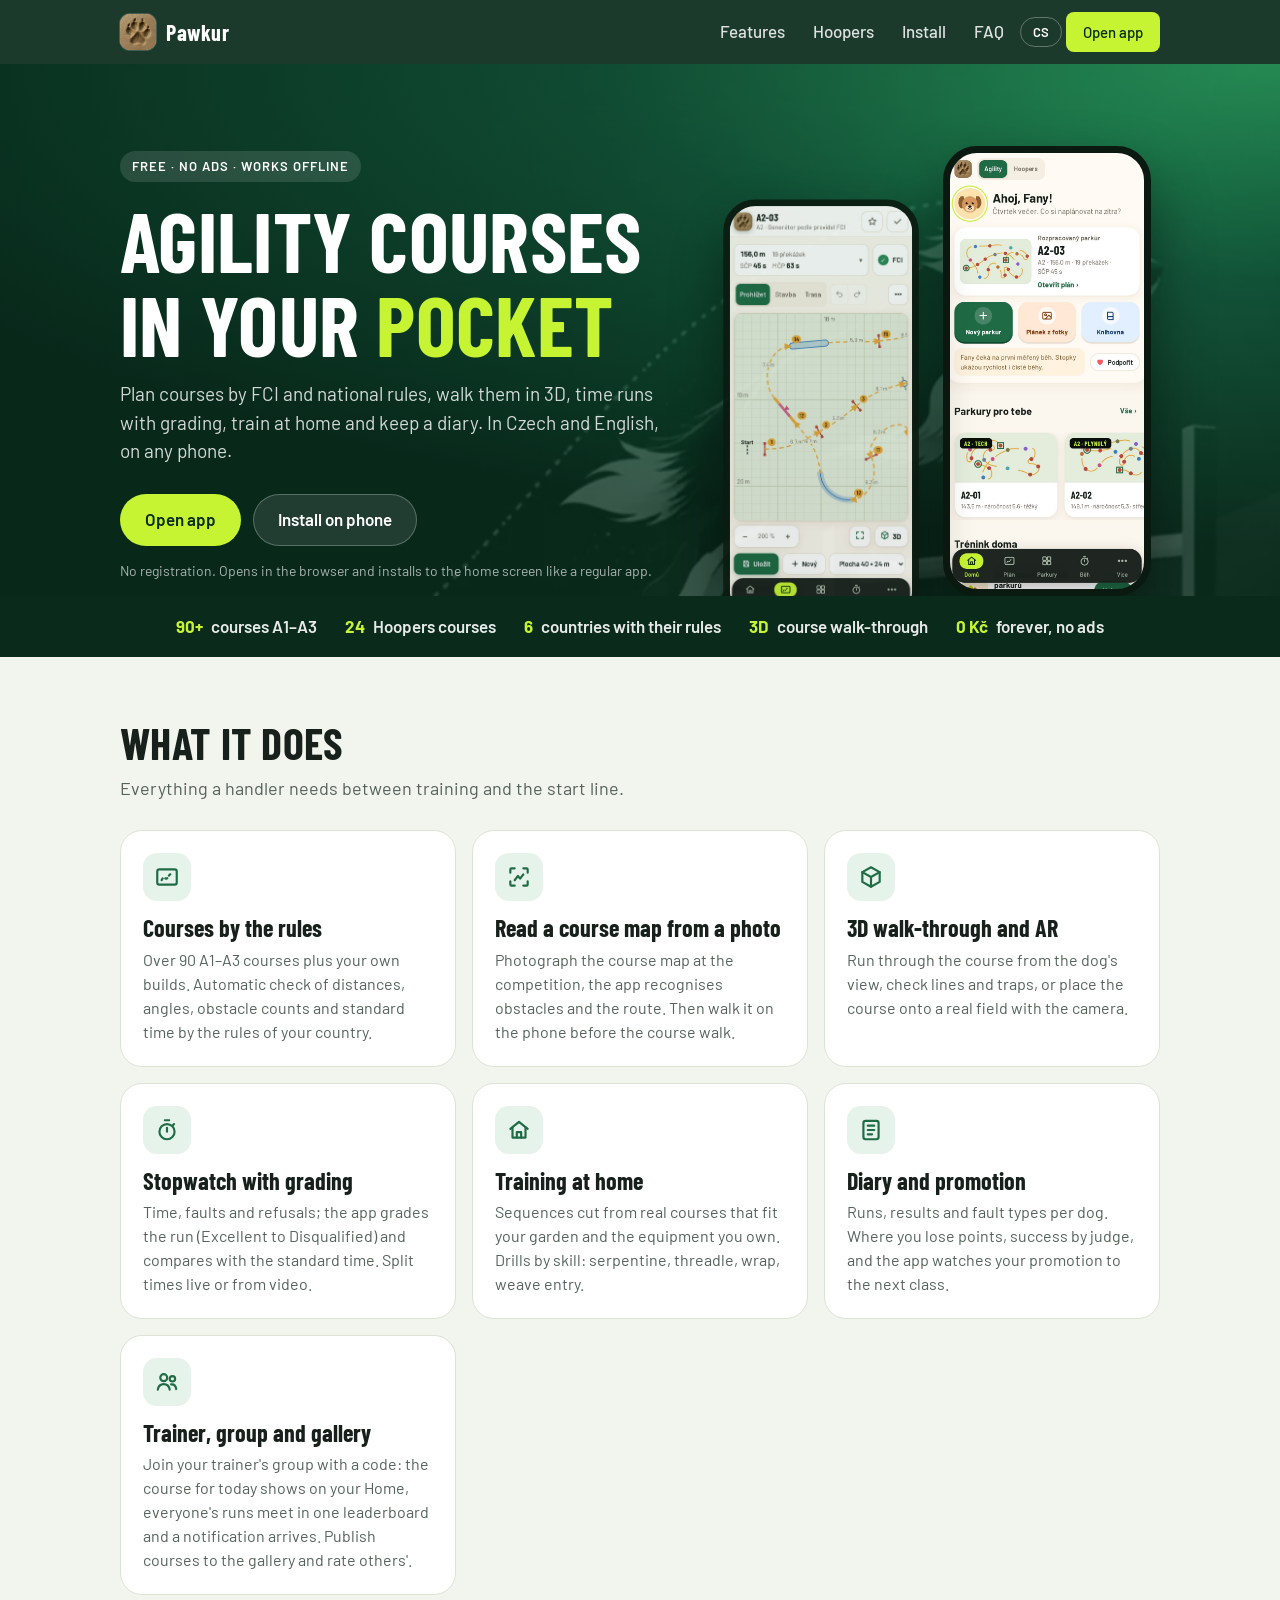
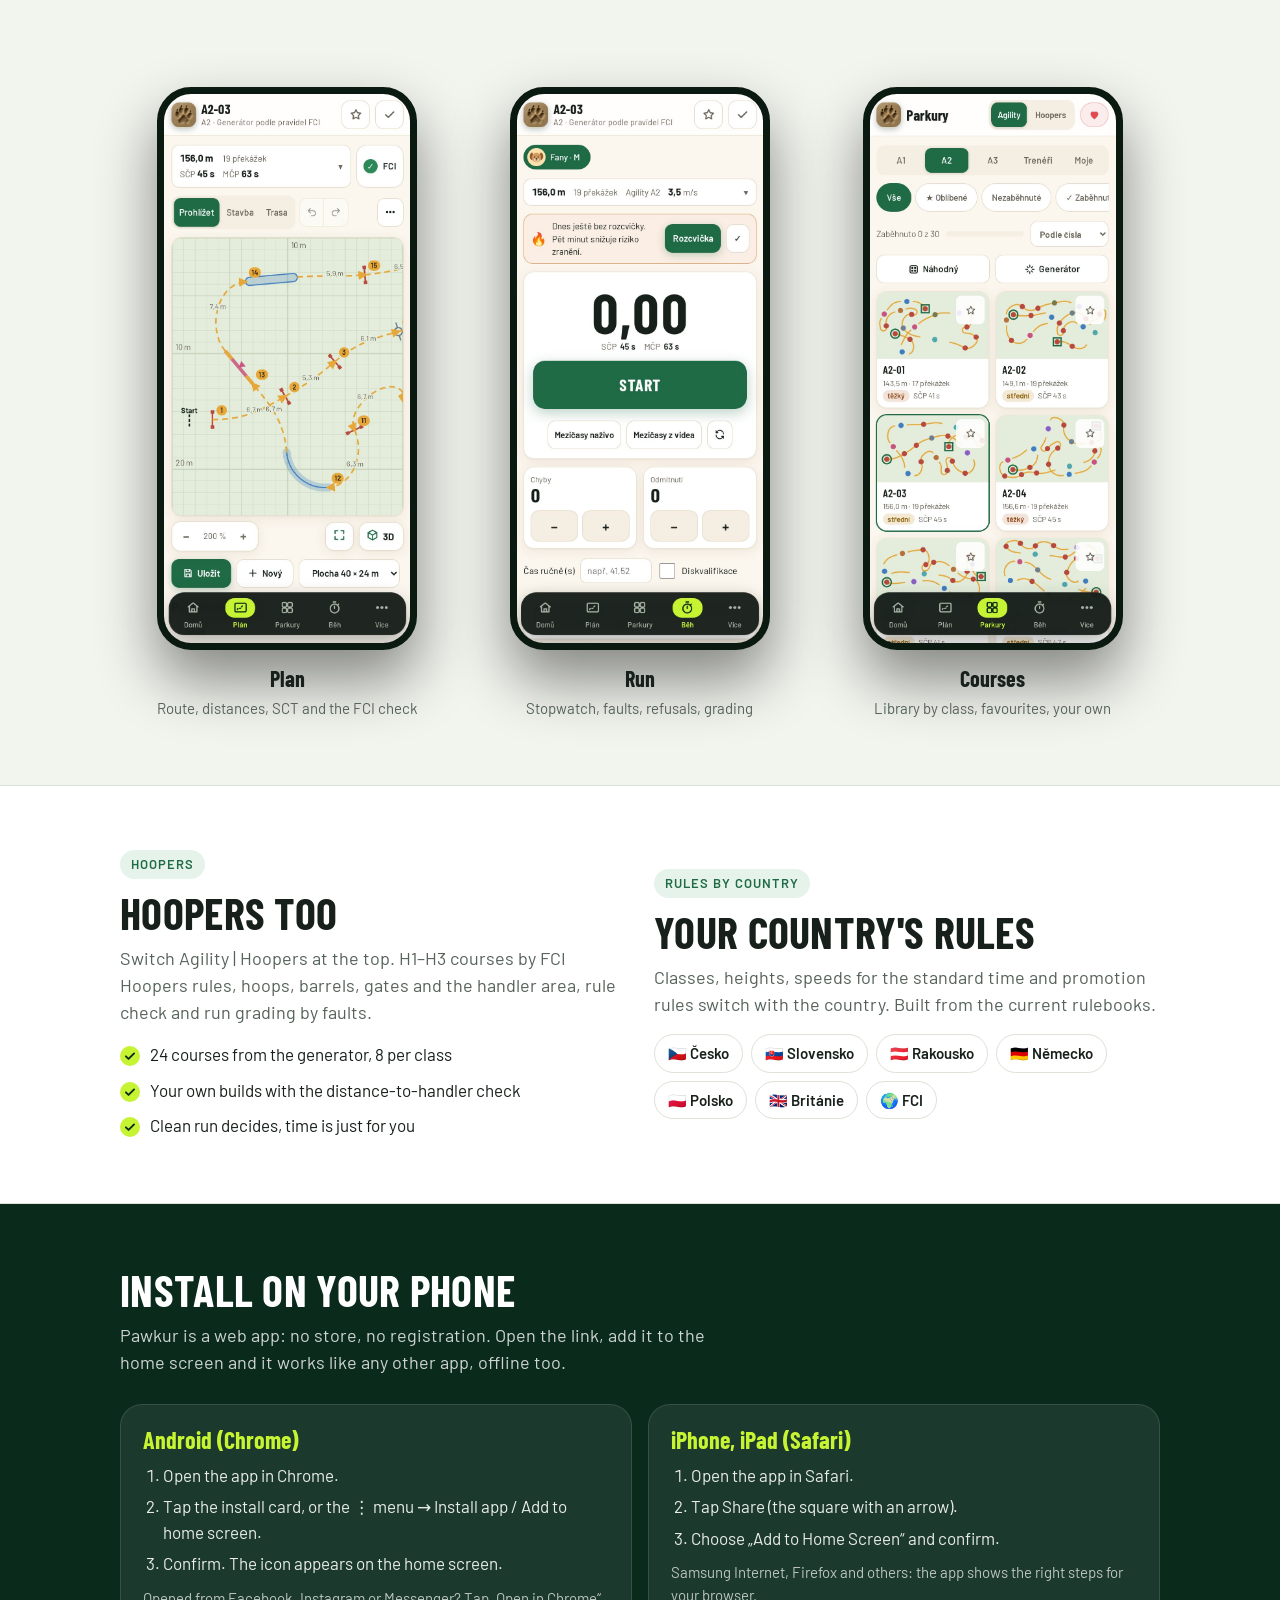
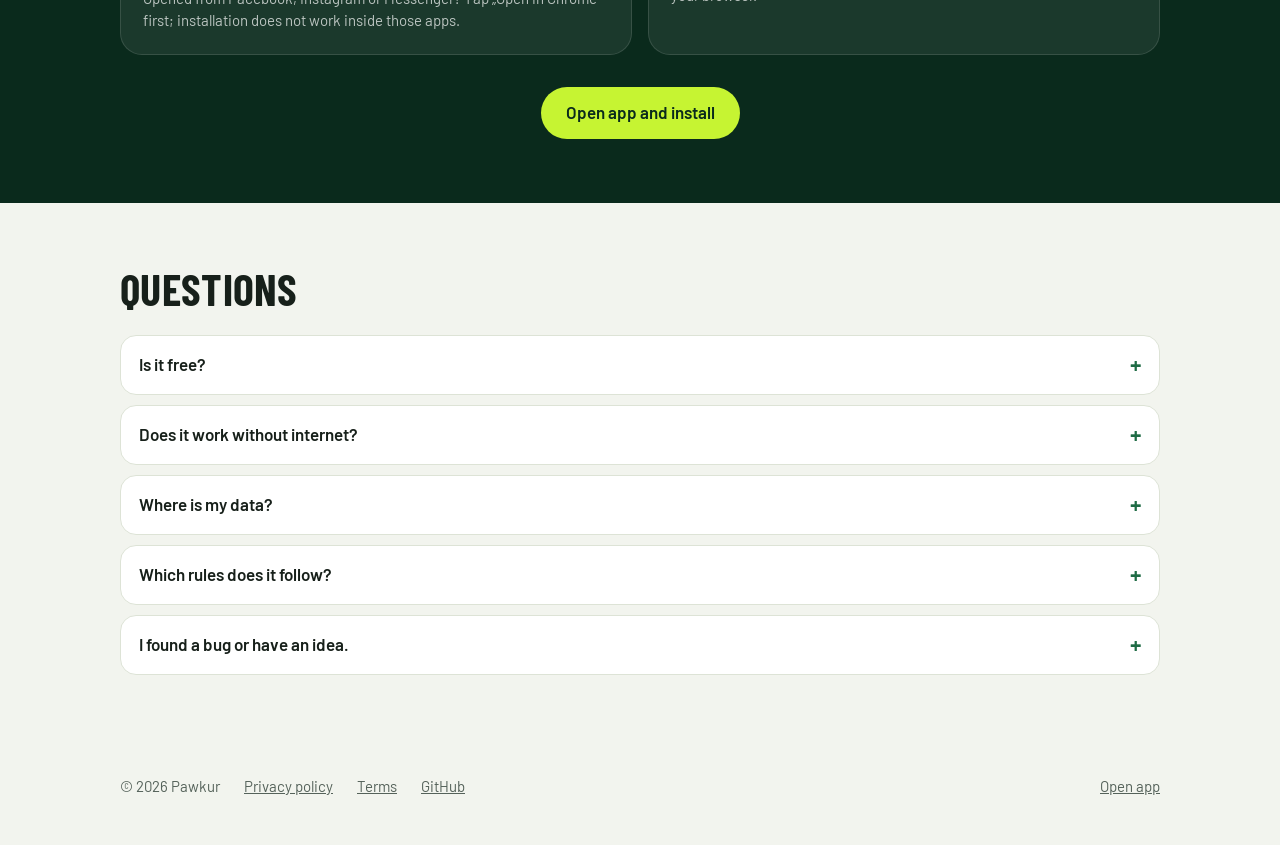
<file: web/index.html>
<!doctype html>
<html lang="cs">
<head>
<meta charset="utf-8">
<meta name="viewport" content="width=device-width,initial-scale=1">
<title>Pawkur – agility parkury v telefonu</title>
<meta name="description" content="Pawkur: plánovač agility a hoopers parkurů v telefonu. Parkury podle pravidel FCI a národních svazů, 3D průlet, stopky s hodnocením, trénink doma, deník a výsledky. Zdarma, bez reklam.">
<link rel="canonical" href="https://pawkur.cz/">
<link rel="alternate" hreflang="cs" href="https://pawkur.cz/">
<link rel="alternate" hreflang="en" href="https://pawkur.cz/?lang=en">
<meta property="og:type" content="website">
<meta property="og:site_name" content="Pawkur">
<meta property="og:url" content="https://pawkur.cz/">
<meta property="og:title" content="Pawkur – agility parkury v telefonu">
<meta property="og:description" content="Parkury podle FCI, 3D průlet, stopky s hodnocením, trénink doma a deník. Zdarma, bez reklam.">
<meta property="og:image" content="https://pawkur.cz/og.jpg">
<meta property="og:image:width" content="1200"><meta property="og:image:height" content="630">
<meta name="twitter:card" content="summary_large_image">
<meta name="theme-color" content="#0a2a1c">
<link rel="icon" type="image/png" href="../icon-192.png">
<link rel="apple-touch-icon" href="../icon-192.png">
<link rel="preconnect" href="https://fonts.googleapis.com">
<link rel="preconnect" href="https://fonts.gstatic.com" crossorigin>
<link href="https://fonts.googleapis.com/css2?family=Barlow+Condensed:wght@600;700&family=Barlow:wght@400;500;600&display=swap" rel="stylesheet">
<style>
:root{
  --ink:#0a2a1c; --ink2:#14553a; --lime:#c6f432; --bg:#f2f4ee; --surface:#fff; --text:#17201a; --muted:#55625a; --border:#dde3d6; --accent:#1f6b45;
  --display:'Barlow Condensed','Arial Narrow',system-ui,sans-serif; --body:'Barlow',system-ui,-apple-system,'Segoe UI',Roboto,sans-serif;
}
*{box-sizing:border-box;}
html{scroll-behavior:smooth;}
body{margin:0; background:var(--bg); color:var(--text); font-family:var(--body); font-size:17px; line-height:1.5; -webkit-font-smoothing:antialiased;}
img{max-width:100%; display:block;}
a{color:var(--accent);}
.wrap{max-width:1080px; margin:0 auto; padding:0 20px;}
h1,h2,h3{font-family:var(--display); font-weight:700; line-height:1; margin:0; text-transform:uppercase; letter-spacing:.3px; text-wrap:balance;}
h2{font-size:clamp(30px,5vw,44px); margin-bottom:10px;}
h3{font-size:24px; text-transform:none; letter-spacing:0; line-height:1.1;}
p{margin:0;}
.lead{color:var(--muted); font-size:18px; max-width:620px;}
section{padding:64px 0;}
.btn{display:inline-flex; align-items:center; justify-content:center; gap:10px; min-height:52px; padding:0 24px; border-radius:999px; font-weight:600; font-size:17px; text-decoration:none; border:1px solid transparent; cursor:pointer; font-family:var(--body);}
.btn.lime{background:var(--lime); color:var(--ink);}
.btn.ghost{background:rgba(255,255,255,.1); color:#fff; border-color:rgba(255,255,255,.25);}
.btn.dark{background:var(--ink); color:#fff;}
.btn.light{background:var(--surface); color:var(--text); border-color:var(--border);}
.btn svg{width:20px; height:20px;}

/* top bar */
.top{position:sticky; top:0; z-index:10; background:rgba(10,42,28,.92); backdrop-filter:blur(12px); color:#fff;}
.top .wrap{display:flex; align-items:center; gap:12px; min-height:64px;}
.logo{display:flex; align-items:center; gap:10px; color:#fff; text-decoration:none; font-family:var(--display); font-weight:700; font-size:22px; letter-spacing:.5px;}
/* značka jako ikona aplikace: limetková tlapka na tmavě zeleném přechodu, na tmavé liště s jemným okrajem */
.logo i{width:36px; height:36px; border-radius:10px; background:#d9bf8c; box-shadow:0 0 0 1px rgba(255,255,255,.18); overflow:hidden; display:block;}
.logo i img{width:100%; height:100%; display:block; object-fit:cover;}
.top nav{margin-left:auto; display:flex; gap:4px; align-items:center;}
.top nav a{color:rgba(255,255,255,.85); text-decoration:none; padding:8px 12px; border-radius:8px; font-weight:500;}
.top nav a:hover{background:rgba(255,255,255,.1);}
.top nav .hide-s{display:none;}
.lang{background:none; border:1px solid rgba(255,255,255,.3); color:#fff; border-radius:999px; padding:6px 12px; font:600 13px var(--body); cursor:pointer;}
.top .btn{min-height:40px; padding:0 16px; font-size:15px;}

/* hero */
.hero{background:radial-gradient(120% 90% at 100% 0%,#2f9e62 0%,#14553a 45%,#0a2a1c 100%); color:#fff; padding:56px 0 0; overflow:hidden; position:relative;}
.hero .wrap{display:grid; gap:36px; align-items:center;}
.hero small{display:inline-block; background:rgba(255,255,255,.12); border-radius:999px; padding:6px 12px; font-weight:600; font-size:13px; letter-spacing:1px; text-transform:uppercase;}
.hero h1{font-size:clamp(44px,9vw,84px); margin:16px 0 14px;}
.hero h1 em{font-style:normal; color:var(--lime);}
.hero .lead{color:rgba(255,255,255,.82); font-size:19px;}
.cta{display:flex; flex-wrap:wrap; gap:12px; margin-top:28px;}
.hero .note{margin-top:14px; font-size:14px; color:rgba(255,255,255,.65);}
.phones{display:flex; justify-content:center; gap:18px; align-items:flex-end; padding-top:10px;}
.phone{width:min(46%,250px); border-radius:34px; border:7px solid #0b1a11; background:#0b1a11; box-shadow:0 30px 60px rgba(0,0,0,.45); overflow:hidden; aspect-ratio:390/844;}
.phone img{width:100%; height:100%; object-fit:cover;}
.phone.back{transform:translateY(40px) scale(.94); opacity:.9;}
.hero-pic{position:absolute; inset:0; pointer-events:none; opacity:.22; background:url(../hero.webp) 70% 30%/cover no-repeat; mix-blend-mode:luminosity;}
.hero .wrap{position:relative;}

/* stats bar */
.bar{background:var(--ink); color:#fff; padding:18px 0;}
.bar .wrap{display:flex; flex-wrap:wrap; gap:10px 28px; justify-content:center; font-weight:600;}
.bar span{display:flex; align-items:center; gap:8px; color:rgba(255,255,255,.9);}
.bar b{color:var(--lime);}

/* features */
.grid{display:grid; gap:16px; grid-template-columns:repeat(auto-fit,minmax(260px,1fr)); margin-top:28px;}
.card{background:var(--surface); border:1px solid var(--border); border-radius:22px; padding:22px;}
.card .ic{width:48px; height:48px; border-radius:14px; background:#e6f3ea; color:var(--accent); display:grid; place-items:center; font-size:24px; margin-bottom:14px;}
.card .ic svg{width:26px; height:26px;} /* čárové ikony jako v aplikaci místo emoji */
.card h3{margin-bottom:6px;}
.card p{color:var(--muted); font-size:16px;}

/* screenshots */
.shots{display:grid; gap:18px; grid-template-columns:repeat(auto-fit,minmax(220px,1fr)); margin-top:28px;}
.shot{text-align:center;}
.shot .phone{width:100%; max-width:260px; margin:0 auto 12px;}
.shot b{display:block; font-family:var(--display); font-size:22px;}
.shot span{color:var(--muted); font-size:15px;}

/* split sections */
.split{display:grid; gap:28px; align-items:center;}
.split .phone{max-width:280px; margin:0 auto;}
.pill{display:inline-block; background:#e6f3ea; color:var(--accent); font-weight:600; font-size:13px; letter-spacing:1px; text-transform:uppercase; border-radius:999px; padding:5px 11px; margin-bottom:12px;}
.flags{display:flex; flex-wrap:wrap; gap:8px; margin-top:16px;}
.flags span{background:var(--surface); border:1px solid var(--border); border-radius:999px; padding:7px 13px; font-weight:600; font-size:15px;}
ul.ticks{list-style:none; padding:0; margin:16px 0 0; display:grid; gap:10px;}
ul.ticks li{padding-left:30px; position:relative; color:var(--text);}
ul.ticks li:before{content:''; position:absolute; left:0; top:4px; width:20px; height:20px; border-radius:50%; background:var(--lime); background-image:url("data:image/svg+xml,%3Csvg xmlns='http://www.w3.org/2000/svg' viewBox='0 0 24 24' fill='none' stroke='%230a2a1c' stroke-width='3.2' stroke-linecap='round' stroke-linejoin='round'%3E%3Cpath d='M5 12.5l4.5 4.5L19 7.5'/%3E%3C/svg%3E"); background-size:14px; background-repeat:no-repeat; background-position:center;}

/* install */
.install{background:var(--ink); color:#fff;}
.install .lead{color:rgba(255,255,255,.8);}
.steps{display:grid; gap:16px; grid-template-columns:repeat(auto-fit,minmax(260px,1fr)); margin-top:28px;}
.step{background:rgba(255,255,255,.07); border:1px solid rgba(255,255,255,.12); border-radius:22px; padding:22px;}
.step h3{color:var(--lime); margin-bottom:10px;}
.step ol{margin:0; padding-left:20px; display:grid; gap:6px; color:rgba(255,255,255,.9);}
.step p{color:rgba(255,255,255,.7); font-size:15px; margin-top:10px;}
.install .cta{justify-content:center;}

/* faq */
details{background:var(--surface); border:1px solid var(--border); border-radius:16px; padding:0 18px;}
details+details{margin-top:10px;}
summary{cursor:pointer; font-weight:600; padding:16px 0; list-style:none; display:flex; justify-content:space-between; gap:12px;}
summary::-webkit-details-marker{display:none;}
summary:after{content:'+'; font-family:var(--display); font-size:26px; line-height:1; color:var(--accent); flex:0 0 auto;}
details[open] summary:after{content:'–';}
details p{padding:0 0 16px; color:var(--muted);}

footer{padding:36px 0 48px; color:var(--muted); font-size:15px;}
footer .wrap{display:flex; flex-wrap:wrap; gap:10px 24px; align-items:center;}
footer a{color:var(--muted);}
footer .sp{flex:1;}

@media (min-width:760px){
  .hero{padding:72px 0 0;}
  .hero .wrap{grid-template-columns:1.1fr .9fr;}
  .split{grid-template-columns:1fr 1fr;}
  .split.rev .phone{order:-1;}
  .top nav .hide-s{display:inline-block;}
}
@media (max-width:759px){ .phones{padding-bottom:0;} .phone.back{display:none;} .phone{width:min(70%,260px);}
  .shots{grid-template-columns:repeat(3,minmax(200px,1fr)); overflow-x:auto; scroll-snap-type:x mandatory; padding-bottom:8px; margin-left:-20px; margin-right:-20px; padding-left:20px; padding-right:20px;} .shot{scroll-snap-align:start;} .shot .phone{width:100%; max-width:200px;} }
/* telefon: fotka v pozadí hlavičky slabší a text výraznější, ať má úvodní odstavec dost kontrastu i přes světlá místa fotky */
@media (max-width:599px){ .hero-pic{opacity:.12;} .hero .lead{color:rgba(255,255,255,.92);} .hero .note{color:rgba(255,255,255,.82);} }
@media (prefers-reduced-motion:reduce){ html{scroll-behavior:auto;} }
</style>
</head>
<body>

<header class="top">
  <div class="wrap">
    <a class="logo" href="./" aria-label="Pawkur"><i class="paw"><img src="../icon-192.png" alt=""></i>Pawkur</a>
    <nav>
      <a class="hide-s" href="#funkce" data-en="Features">Co umí</a>
      <a class="hide-s" href="#hoopers">Hoopers</a>
      <a class="hide-s" href="#instalace" data-en="Install">Instalace</a>
      <a class="hide-s" href="#faq" data-en="FAQ">Otázky</a>
      <button class="lang" id="langBtn" type="button" aria-label="Switch language">EN</button>
      <a class="btn lime" data-app href="https://pawkur.cz/" data-en="Open app">Otevřít aplikaci</a>
    </nav>
  </div>
</header>

<section class="hero">
  <div class="hero-pic" aria-hidden="true"></div>
  <div class="wrap">
    <div>
      <small data-en="Free · no ads · works offline">Zdarma · bez reklam · funguje offline</small>
      <h1 data-en-html="Agility courses<br>in your <em>pocket</em>">Agility parkury<br>v <em>kapse</em></h1>
      <p class="lead" data-en="Plan courses by FCI and national rules, walk them in 3D, time runs with grading, train at home and keep a diary. In Czech and English, on any phone.">Plánuj parkury podle pravidel FCI i národních svazů, projdi si je ve 3D, měř běhy s hodnocením, trénuj doma a veď si deník. Česky i anglicky, na jakémkoli telefonu.</p>
      <div class="cta">
        <a class="btn lime" data-app href="https://pawkur.cz/" data-en="Open app">Otevřít aplikaci</a>
        <a class="btn ghost" href="#instalace" data-en="Install on phone">Nainstalovat do telefonu</a>
      </div>
      <p class="note" data-en="No registration. Opens in the browser and installs to the home screen like a regular app.">Bez registrace. Otevře se v prohlížeči a nainstaluje na plochu jako běžná aplikace.</p>
    </div>
    <div class="phones">
      <div class="phone back"><img src="img/plan.jpg" alt="" loading="eager" width="390" height="844"></div>
      <div class="phone"><img src="img/domu.jpg" alt="Pawkur: úvodní obrazovka s parkury pro tebe" width="390" height="844"></div>
    </div>
  </div>
</section>

<div class="bar">
  <div class="wrap">
    <span><b>90+</b> <span data-en="courses A1–A3">parkurů A1–A3</span></span>
    <span><b>24</b> <span data-en="Hoopers courses">parkurů Hoopers</span></span>
    <span><b>6</b> <span data-en="countries with their rules">zemí s vlastními pravidly</span></span>
    <span><b>3D</b> <span data-en="course walk-through">průlet parkurem</span></span>
    <span><b>0 Kč</b> <span data-en="forever, no ads">napořád, bez reklam</span></span>
  </div>
</div>

<section id="funkce">
  <div class="wrap">
    <h2 data-en="What it does">Co umí</h2>
    <p class="lead" data-en="Everything a handler needs between training and the start line.">Všechno, co psovod potřebuje mezi tréninkem a startem.</p>
    <div class="grid">
      <div class="card"><div class="ic"><svg viewBox="0 0 24 24" aria-hidden="true" fill="none" stroke="currentColor" stroke-width="2" stroke-linecap="round"><rect x="3" y="5" width="18" height="14" rx="2"/><path d="M7 15c2-5 4 1 6-3s3-2 4-2" stroke-dasharray="2 2.5"/></svg></div><h3 data-en="Courses by the rules">Parkury podle pravidel</h3><p data-en="Over 90 A1–A3 courses plus your own builds. Automatic check of distances, angles, obstacle counts and standard time by the rules of your country.">Přes 90 parkurů A1–A3 a vlastní stavba. Automatická kontrola vzdáleností, úhlů, počtu překážek a standardního času podle pravidel tvé země.</p></div>
      <div class="card"><div class="ic"><svg viewBox="0 0 24 24" aria-hidden="true" fill="none" stroke="currentColor" stroke-width="2" stroke-linecap="round" stroke-linejoin="round"><path d="M4 8V5a1 1 0 0 1 1-1h3M16 4h3a1 1 0 0 1 1 1v3M20 16v3a1 1 0 0 1-1 1h-3M8 20H5a1 1 0 0 1-1-1v-3"/><path d="M8 15l3-4 2 2.5 3-4"/></svg></div><h3 data-en="Read a course map from a photo">Plánek z fotky</h3><p data-en="Photograph the course map at the competition, the app recognises obstacles and the route. Then walk it on the phone before the course walk.">Vyfoť plánek na závodech, aplikace rozpozná překážky a trasu. Pak si ho projdeš v telefonu ještě před prohlídkou.</p></div>
      <div class="card"><div class="ic"><svg viewBox="0 0 24 24" aria-hidden="true" fill="none" stroke="currentColor" stroke-width="2" stroke-linecap="round" stroke-linejoin="round"><path d="M12 3l8 4.5v9L12 21l-8-4.5v-9z"/><path d="M12 12l8-4.5M12 12v9M12 12L4 7.5"/></svg></div><h3 data-en="3D walk-through and AR">3D průlet a rozšířená realita</h3><p data-en="Run through the course from the dog's view, check lines and traps, or place the course onto a real field with the camera.">Proleť parkur pohledem psa, zkontroluj linie a pasti, nebo si parkur promítni kamerou na skutečné kolbiště.</p></div>
      <div class="card"><div class="ic"><svg viewBox="0 0 24 24" aria-hidden="true" fill="none" stroke="currentColor" stroke-width="2" stroke-linecap="round"><circle cx="12" cy="13.5" r="7"/><path d="M12 13.5V10M10 3h4M18.5 6.5l-1.3 1.3"/></svg></div><h3 data-en="Stopwatch with grading">Stopky s hodnocením</h3><p data-en="Time, faults and refusals; the app grades the run (Excellent to Disqualified) and compares with the standard time. Split times live or from video.">Čas, chyby a odmítnutí; aplikace běh ohodnotí (výborně až diskvalifikace) a porovná se SČP. Mezičasy naživo i z videa.</p></div>
      <div class="card"><div class="ic"><svg viewBox="0 0 24 24" aria-hidden="true" fill="none" stroke="currentColor" stroke-width="2" stroke-linecap="round" stroke-linejoin="round"><path d="M4 11l8-6.5 8 6.5"/><path d="M6 10v9h12v-9"/><path d="M10 19v-5h4v5"/></svg></div><h3 data-en="Training at home">Trénink doma</h3><p data-en="Sequences cut from real courses that fit your garden and the equipment you own. Drills by skill: serpentine, threadle, wrap, weave entry.">Úseky ze skutečných parkurů, které se vejdou na tvou zahradu a postavíš je z toho, co máš. Cvičení podle dovednosti: serpentina, threadle, obrat, nájezd do slalomu.</p></div>
      <div class="card"><div class="ic"><svg viewBox="0 0 24 24" aria-hidden="true" fill="none" stroke="currentColor" stroke-width="2" stroke-linecap="round" stroke-linejoin="round"><rect x="5" y="3.5" width="14" height="17" rx="2"/><path d="M9 8h6M9 12h6M9 16h4"/></svg></div><h3 data-en="Diary and promotion">Deník a postup</h3><p data-en="Runs, results and fault types per dog. Where you lose points, success by judge, and the app watches your promotion to the next class.">Běhy, výsledky a typy chyb pro každého psa. Kde ztrácíš body, úspěšnost podle rozhodčího a hlídání postupu do vyšší třídy.</p></div>
      <div class="card"><div class="ic"><svg viewBox="0 0 24 24" aria-hidden="true" fill="none" stroke="currentColor" stroke-width="2" stroke-linecap="round"><circle cx="9" cy="8" r="3.2"/><path d="M3.5 19c.6-3.3 2.8-5 5.5-5s4.9 1.7 5.5 5"/><circle cx="17" cy="9" r="2.5"/><path d="M15.8 14.2c2.4-.3 4.3 1.2 4.7 4.3"/></svg></div><h3 data-en="Trainer, group and gallery">Trenér, skupina a galerie</h3><p data-en="Join your trainer's group with a code: the course for today shows on your Home, everyone's runs meet in one leaderboard and a notification arrives. Publish courses to the gallery and rate others'.">Přidej se kódem do skupiny trenéra: dnešní parkur se ti ukáže na Domů, běhy všech se sejdou v jednom žebříčku a přijde upozornění. Parkury zveřejníš v galerii a ohodnotíš ty od ostatních.</p></div>
    </div>
  </div>
</section>

<section style="padding-top:0">
  <div class="wrap">
    <div class="shots">
      <div class="shot"><div class="phone"><img src="img/plan.jpg" alt="Plán parkuru s trasou a kontrolou FCI" loading="lazy" width="390" height="844"></div><b data-en="Plan">Plán</b><span data-en="Route, distances, SCT and the FCI check">Trasa, vzdálenosti, SČP a kontrola FCI</span></div>
      <div class="shot"><div class="phone"><img src="img/beh.jpg" alt="Stopky s hodnocením běhu" loading="lazy" width="390" height="844"></div><b data-en="Run">Běh</b><span data-en="Stopwatch, faults, refusals, grading">Stopky, chyby, odmítnutí, hodnocení</span></div>
      <div class="shot"><div class="phone"><img src="img/parkury.jpg" alt="Knihovna parkurů" loading="lazy" width="390" height="844"></div><b data-en="Courses">Parkury</b><span data-en="Library by class, favourites, your own">Knihovna podle tříd, oblíbené, vlastní</span></div>
    </div>
  </div>
</section>

<section id="hoopers" style="background:var(--surface); border-top:1px solid var(--border); border-bottom:1px solid var(--border);">
  <div class="wrap split">
    <div>
      <span class="pill">Hoopers</span>
      <h2 data-en="Hoopers too">I Hoopers</h2>
      <p class="lead" data-en="Switch Agility | Hoopers at the top. H1–H3 courses by FCI Hoopers rules, hoops, barrels, gates and the handler area, rule check and run grading by faults.">Přepínač Agility | Hoopers nahoře. Parkury H1–H3 podle pravidel FCI Hoopers, oblouky, sudy, plůtky a prostor psovoda, kontrola pravidel a hodnocení běhu podle chyb.</p>
      <ul class="ticks">
        <li data-en="24 courses from the generator, 8 per class">24 parkurů z generátoru, 8 na třídu</li>
        <li data-en="Your own builds with the distance-to-handler check">Vlastní stavba s kontrolou vzdálenosti od psovoda</li>
        <li data-en="Clean run decides, time is just for you">Rozhoduje čistý běh, čas jen pro tebe</li>
      </ul>
    </div>
    <div>
      <span class="pill" data-en="Rules by country">Pravidla podle země</span>
      <h2 data-en="Your country's rules">Pravidla tvé země</h2>
      <p class="lead" data-en="Classes, heights, speeds for the standard time and promotion rules switch with the country. Built from the current rulebooks.">Třídy, výšky, rychlosti pro SČP i podmínky postupu se přepnou podle země. Postaveno z aktuálních řádů.</p>
      <div class="flags">
        <span>🇨🇿 Česko</span><span>🇸🇰 Slovensko</span><span>🇦🇹 Rakousko</span><span>🇩🇪 Německo</span><span>🇵🇱 Polsko</span><span>🇬🇧 Británie</span><span>🌍 FCI</span>
      </div>
    </div>
  </div>
</section>

<section class="install" id="instalace">
  <div class="wrap">
    <h2 data-en="Install on your phone">Nainstaluj do telefonu</h2>
    <p class="lead" data-en="Pawkur is a web app: no store, no registration. Open the link, add it to the home screen and it works like any other app, offline too.">Pawkur je webová aplikace: žádný obchod, žádná registrace. Otevři odkaz, přidej na plochu a funguje jako každá jiná aplikace, i bez signálu.</p>
    <div class="steps">
      <div class="step"><h3>Android (Chrome)</h3><ol>
        <li data-en="Open the app in Chrome.">Otevři aplikaci v Chromu.</li>
        <li data-en="Tap the install card, or the ⋮ menu → Install app / Add to home screen.">Klepni na kartu Nainstalovat, nebo na menu ⋮ → Nainstalovat aplikaci / Přidat na plochu.</li>
        <li data-en="Confirm. The icon appears on the home screen.">Potvrď. Ikona se objeví na ploše.</li></ol>
        <p data-en="Opened from Facebook, Instagram or Messenger? Tap „Open in Chrome“ first; installation does not work inside those apps.">Otevřel se ti odkaz ve Facebooku, Instagramu nebo Messengeru? Nejdřív klepni na „Otevřít v Chromu“, uvnitř těch aplikací instalace nejde.</p></div>
      <div class="step"><h3>iPhone, iPad (Safari)</h3><ol>
        <li data-en="Open the app in Safari.">Otevři aplikaci v Safari.</li>
        <li data-en="Tap Share (the square with an arrow).">Klepni na Sdílet (čtverec se šipkou).</li>
        <li data-en="Choose „Add to Home Screen“ and confirm.">Vyber „Přidat na plochu“ a potvrď.</li></ol>
        <p data-en="Samsung Internet, Firefox and others: the app shows the right steps for your browser.">Samsung Internet, Firefox a další: aplikace ti ukáže postup pro tvůj prohlížeč.</p></div>
    </div>
    <div class="cta" style="margin-top:32px">
      <a class="btn lime" data-app href="https://pawkur.cz/" data-en="Open app and install">Otevřít aplikaci a nainstalovat</a>
    </div>
  </div>
</section>

<section id="faq">
  <div class="wrap">
    <h2 data-en="Questions">Otázky</h2>
    <div style="margin-top:24px">
      <details><summary data-en="Is it free?">Je to zdarma?</summary><p data-en="The basics are free forever: courses, planning, stopwatch, training at home and the diary. The first 14 days you get everything; then 3D, analysis, the kacr.info insights, the calculator and the results sheet are part of Pawkur Plus for 99 CZK a year (about €4). No ads.">Základ je zdarma napořád: parkury, plán, stopky, trénink doma a deník. Prvních 14 dní máš všechno; pak jsou 3D, rozbor, výsledky z kacr.info, kalkulačka a výsledková listina součástí Pawkur Plus za 99 Kč ročně. Bez reklam.</p></details>
      <details><summary data-en="Does it work without internet?">Funguje bez internetu?</summary><p data-en="Yes. Courses, planning, 3D and the stopwatch work offline after the first opening. Only results from kacr.info and the shared gallery need a connection.">Ano. Parkury, plánování, 3D i stopky fungují po prvním otevření offline. Připojení potřebují jen výsledky z kacr.info a sdílení.</p></details>
      <details><summary data-en="Where is my data?">Kde jsou moje data?</summary><p data-en-html="On your phone. Optionally sign in with Google to sync between devices; the data stays yours and can be deleted any time. Details in the <a href='https://pawkur.cz/privacy.html'>privacy policy</a>.">V tvém telefonu. Volitelně se přihlásíš přes Google a data se synchronizují mezi zařízeními; zůstávají tvoje a kdykoli je smažeš. Podrobnosti v <a href="https://pawkur.cz/privacy.html">zásadách ochrany soukromí</a>.</p></details>
      <details><summary data-en="Which rules does it follow?">Podle jakých pravidel počítá?</summary><p data-en="FCI Agility Regulations and the national rulebooks of the Czech Republic (KAČR), Slovakia (ASKA), Austria (ÖKV), Germany (VDH), Poland (ZKwP) and Great Britain (The Kennel Club), plus FCI Hoopers Regulations. You choose the country in Settings.">Řád FCI a národní řády Česka (KAČR), Slovenska (ASKA), Rakouska (ÖKV), Německa (VDH), Polska (ZKwP) a Británie (The Kennel Club), plus FCI Hoopers Regulations. Zemi si vybereš v Nastavení.</p></details>
      <details><summary data-en="I found a bug or have an idea.">Našel jsem chybu, mám nápad.</summary><p data-en="Great. In the app go to More → Feedback; it arrives directly to the author. Or open an issue on GitHub.">Super. V aplikaci Více → Zpětná vazba; dorazí přímo autorovi. Nebo založ issue na GitHubu.</p></details>
    </div>
  </div>
</section>

<footer>
  <div class="wrap">
    <span>© <span id="yr">2026</span> Pawkur</span>
    <a href="https://pawkur.cz/privacy.html" data-en="Privacy policy">Ochrana soukromí</a>
    <a href="https://pawkur.cz/terms.html" data-en="Terms">Obchodní podmínky</a>
    <a href="https://github.com/Danyzell/Agility-trasa" rel="noopener">GitHub</a>
    <span class="sp"></span>
    <a data-app href="https://pawkur.cz/" data-en="Open app">Otevřít aplikaci</a>
  </div>
</footer>

<script>
(function(){
  var APP='https://pawkur.cz/';
  var q=location.search.match(/[?&]lang=(cs|en)/), nav=(navigator.language||'').toLowerCase();
  var lang=q?q[1]:(/^(cs|sk)/.test(nav)?'cs':'en'), auto=!q; /* jazyk podle prohlížeče, ne volbou */
  var CS={}; /* původní české texty, aby šlo přepnout zpět */
  function apply(l){
    document.documentElement.lang=l;
    document.querySelectorAll('[data-en],[data-en-html]').forEach(function(el,i){
      var html=el.hasAttribute('data-en-html');
      if(CS[i]===undefined) CS[i]=html?el.innerHTML:el.textContent;
      if(l==='en'){ if(html) el.innerHTML=el.getAttribute('data-en-html'); else el.textContent=el.getAttribute('data-en'); }
      else { if(html) el.innerHTML=CS[i]; else el.textContent=CS[i]; }
    });
    document.title=l==='en'?'Pawkur – agility courses in your pocket':'Pawkur – agility parkury v telefonu';
    document.getElementById('langBtn').textContent=l==='en'?'CS':'EN';
    /* odkazy do aplikace nesou jazyk, aplikace si ho pamatuje; polský a německý prohlížeč bez volby jazyka dostane aplikaci polsky a německy (pozná sama) */
    document.querySelectorAll('a[data-app]').forEach(function(a){ a.setAttribute('href', APP+(l==='en'&&!(auto&&/^(pl|de)/.test(nav))?'?lang=en':'')); });
  }
  apply(lang);
  document.getElementById('langBtn').onclick=function(){ lang=lang==='en'?'cs':'en'; auto=false; apply(lang); try{ history.replaceState(null,'','?lang='+lang); }catch(e){} };
  document.getElementById('yr').textContent=new Date().getFullYear();
})();
</script>
</body>
</html>
</file>
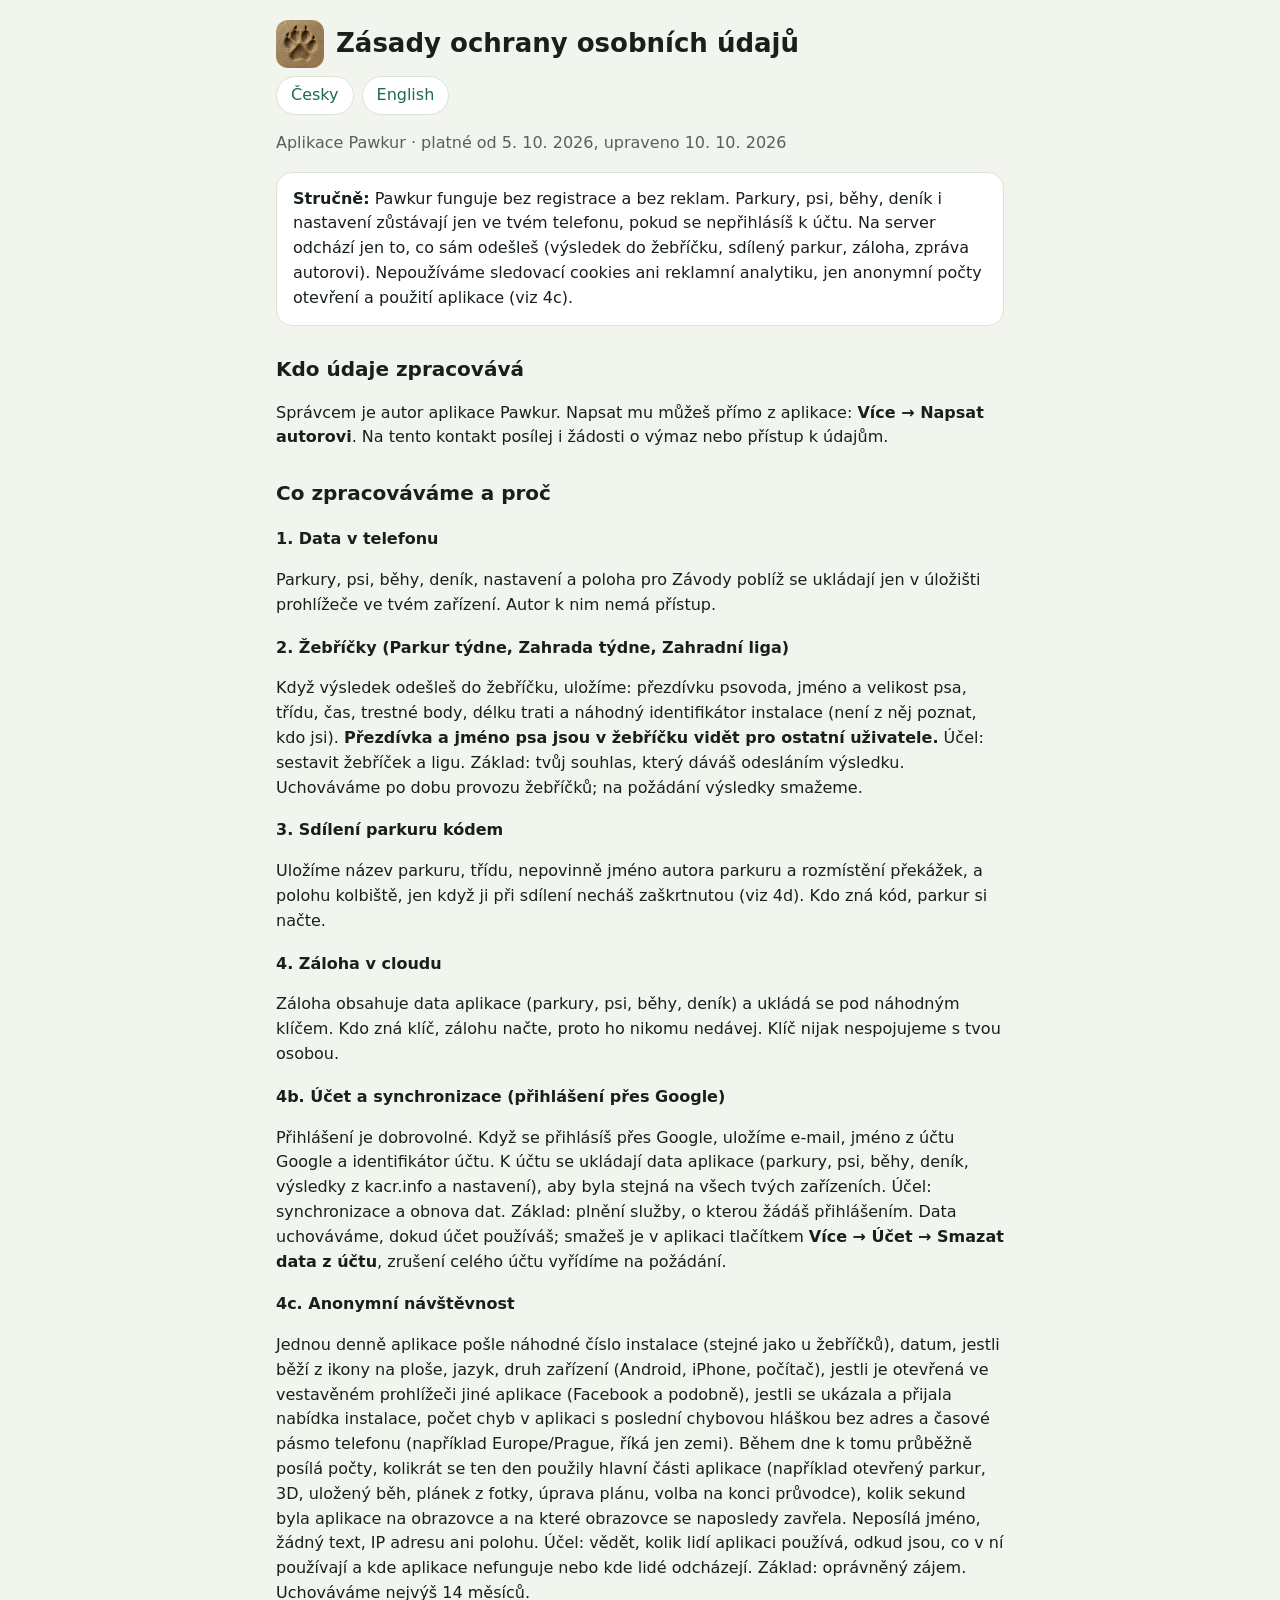
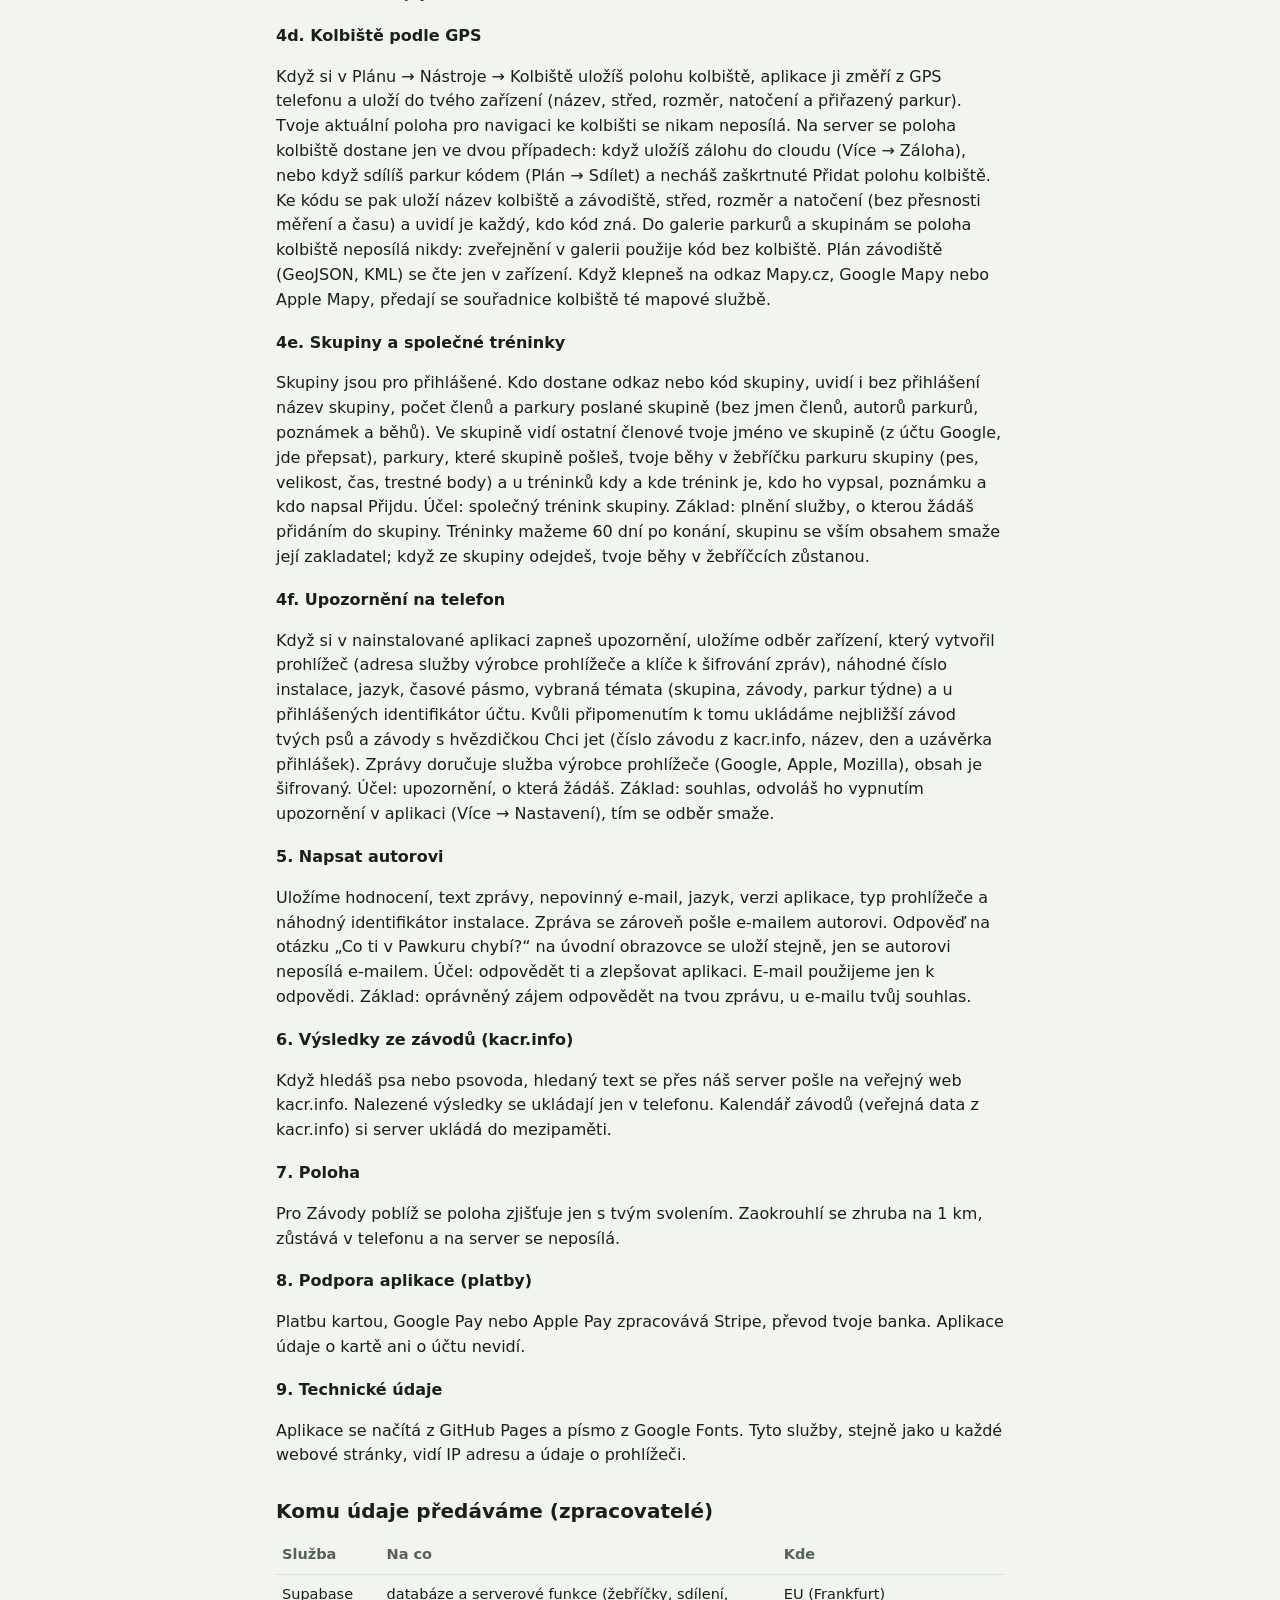
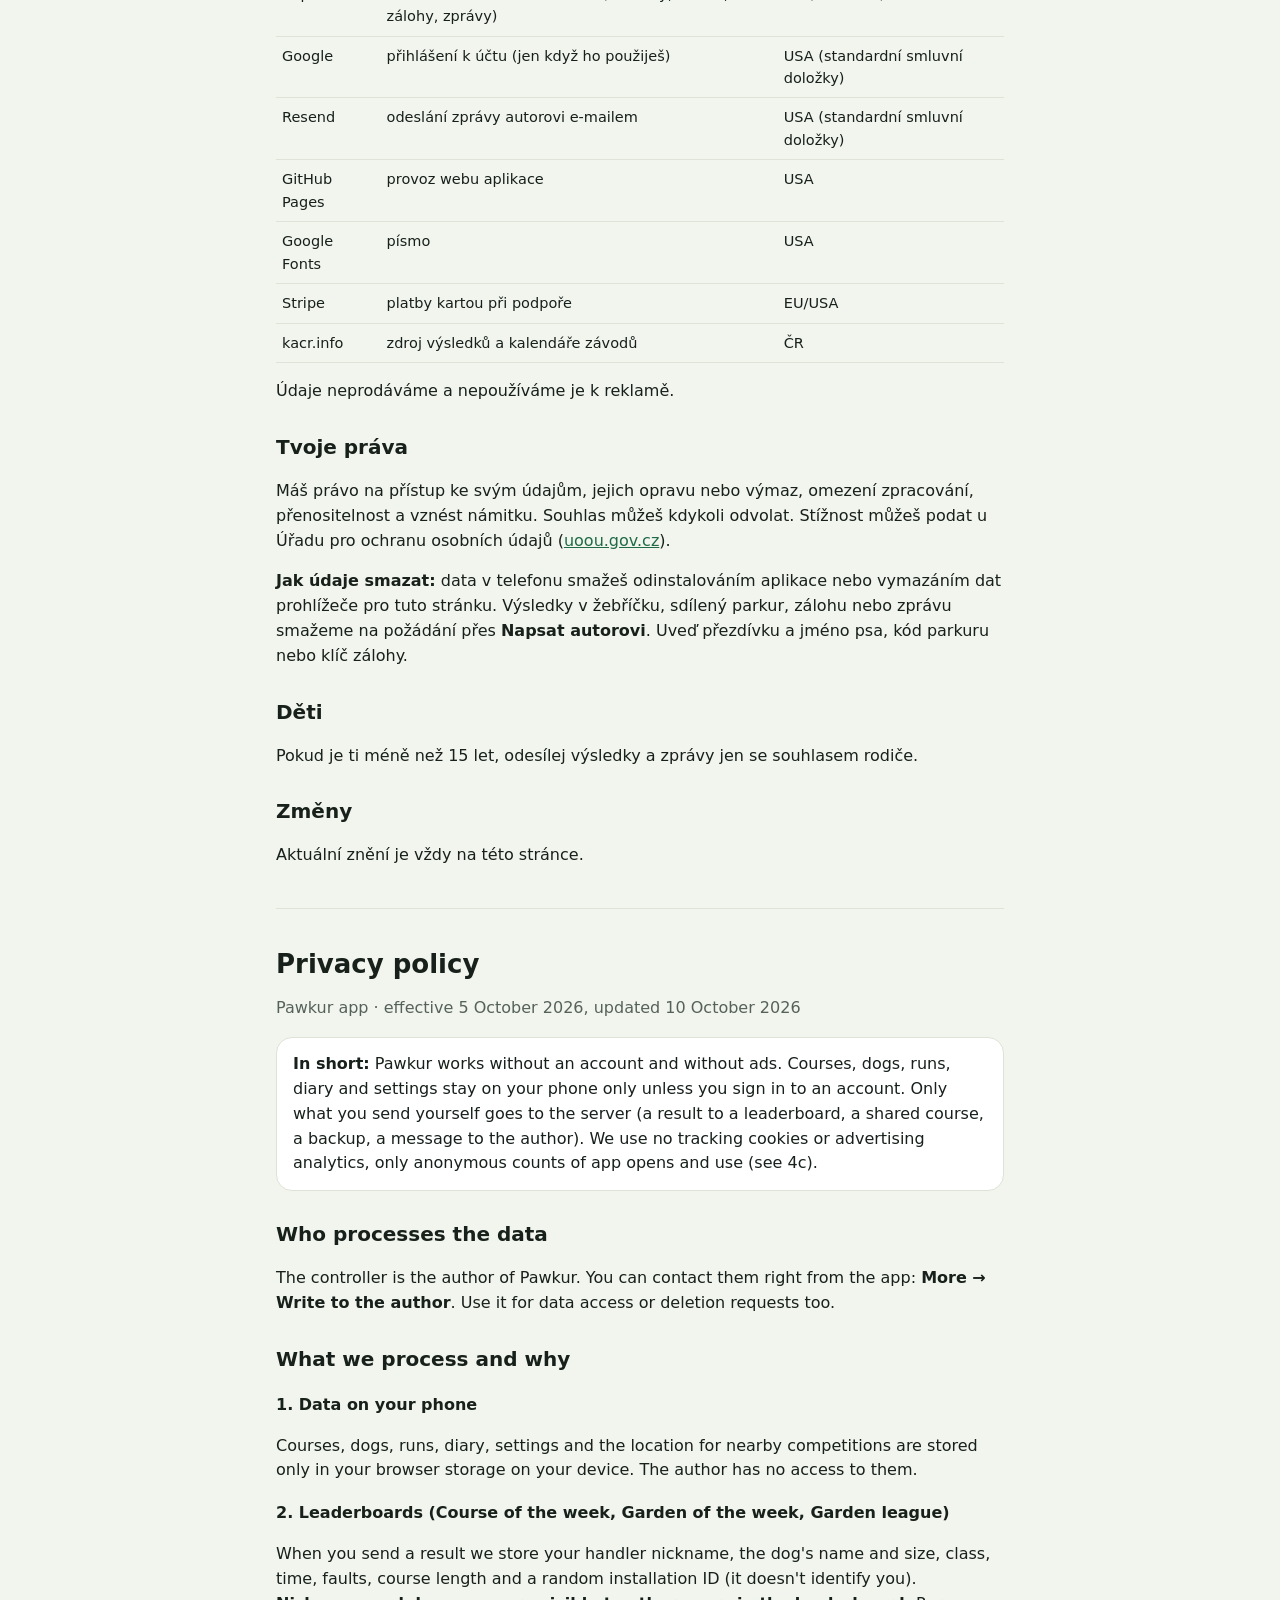
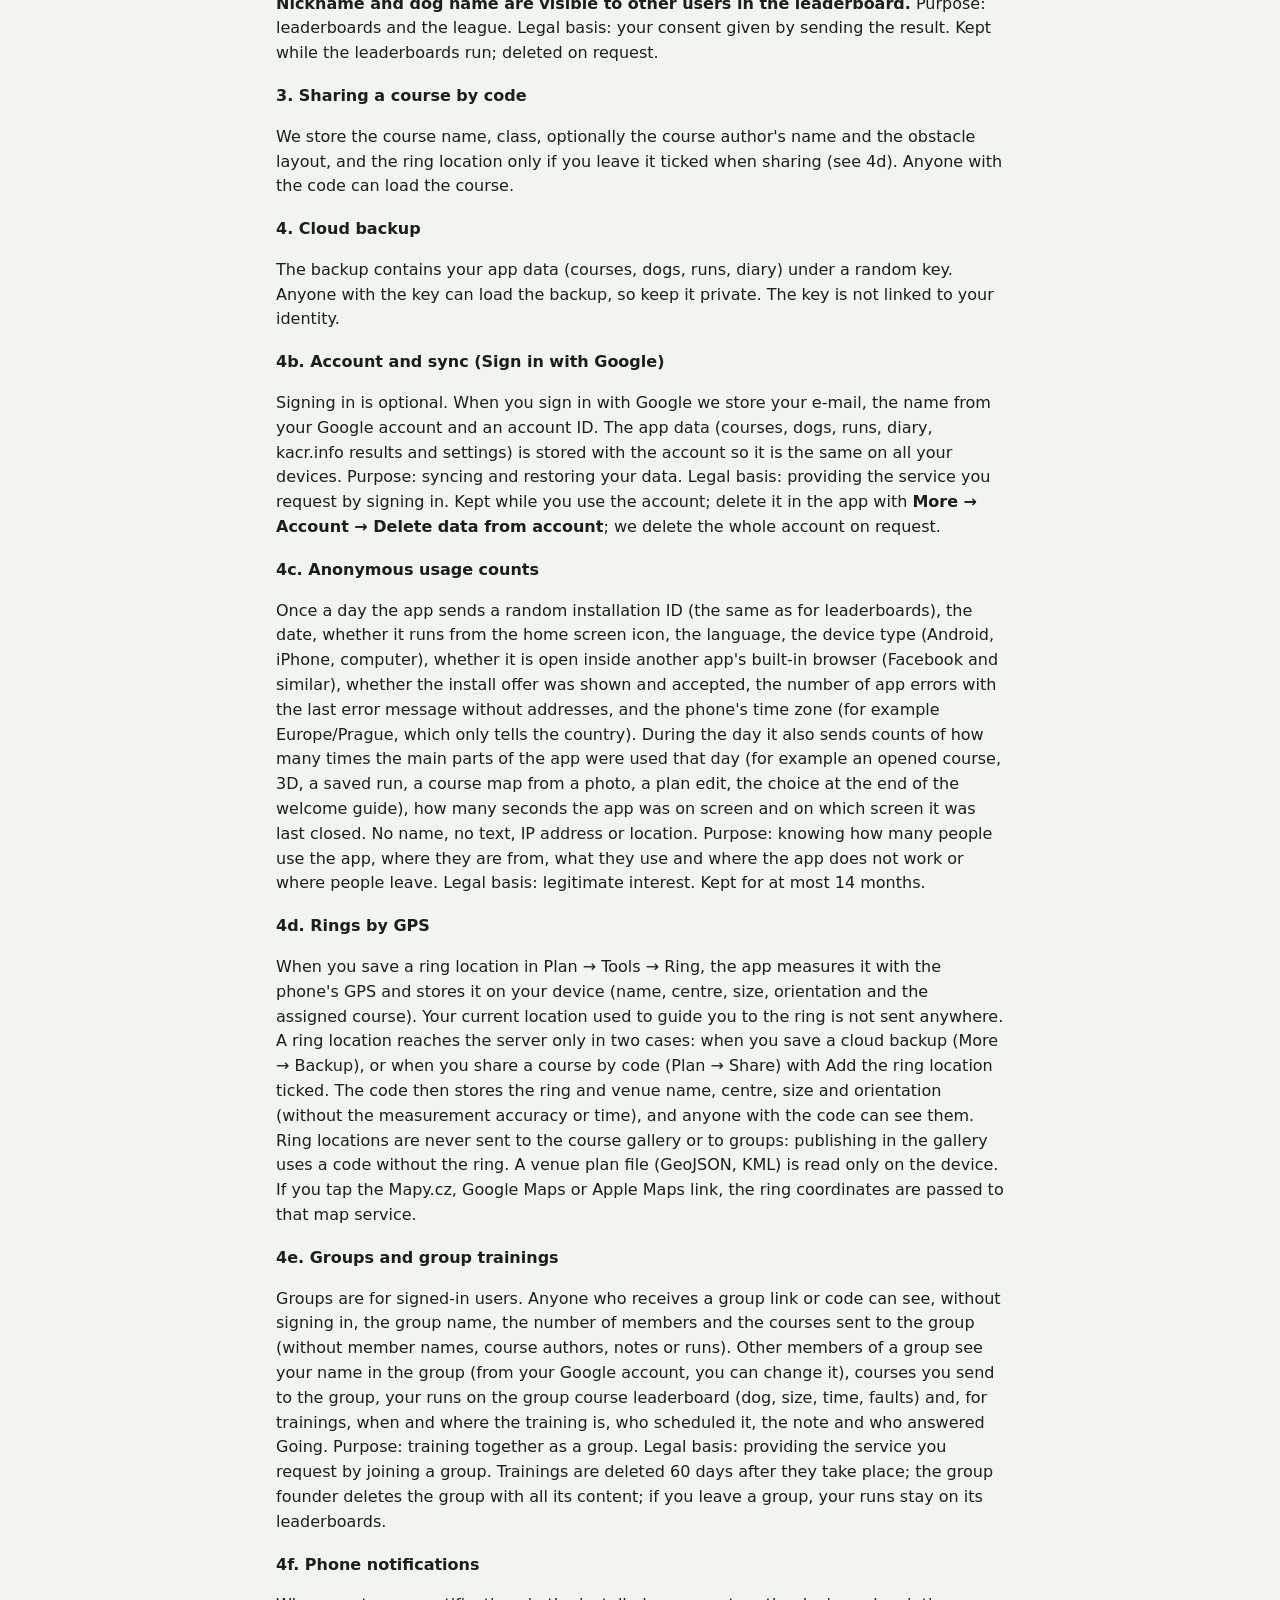
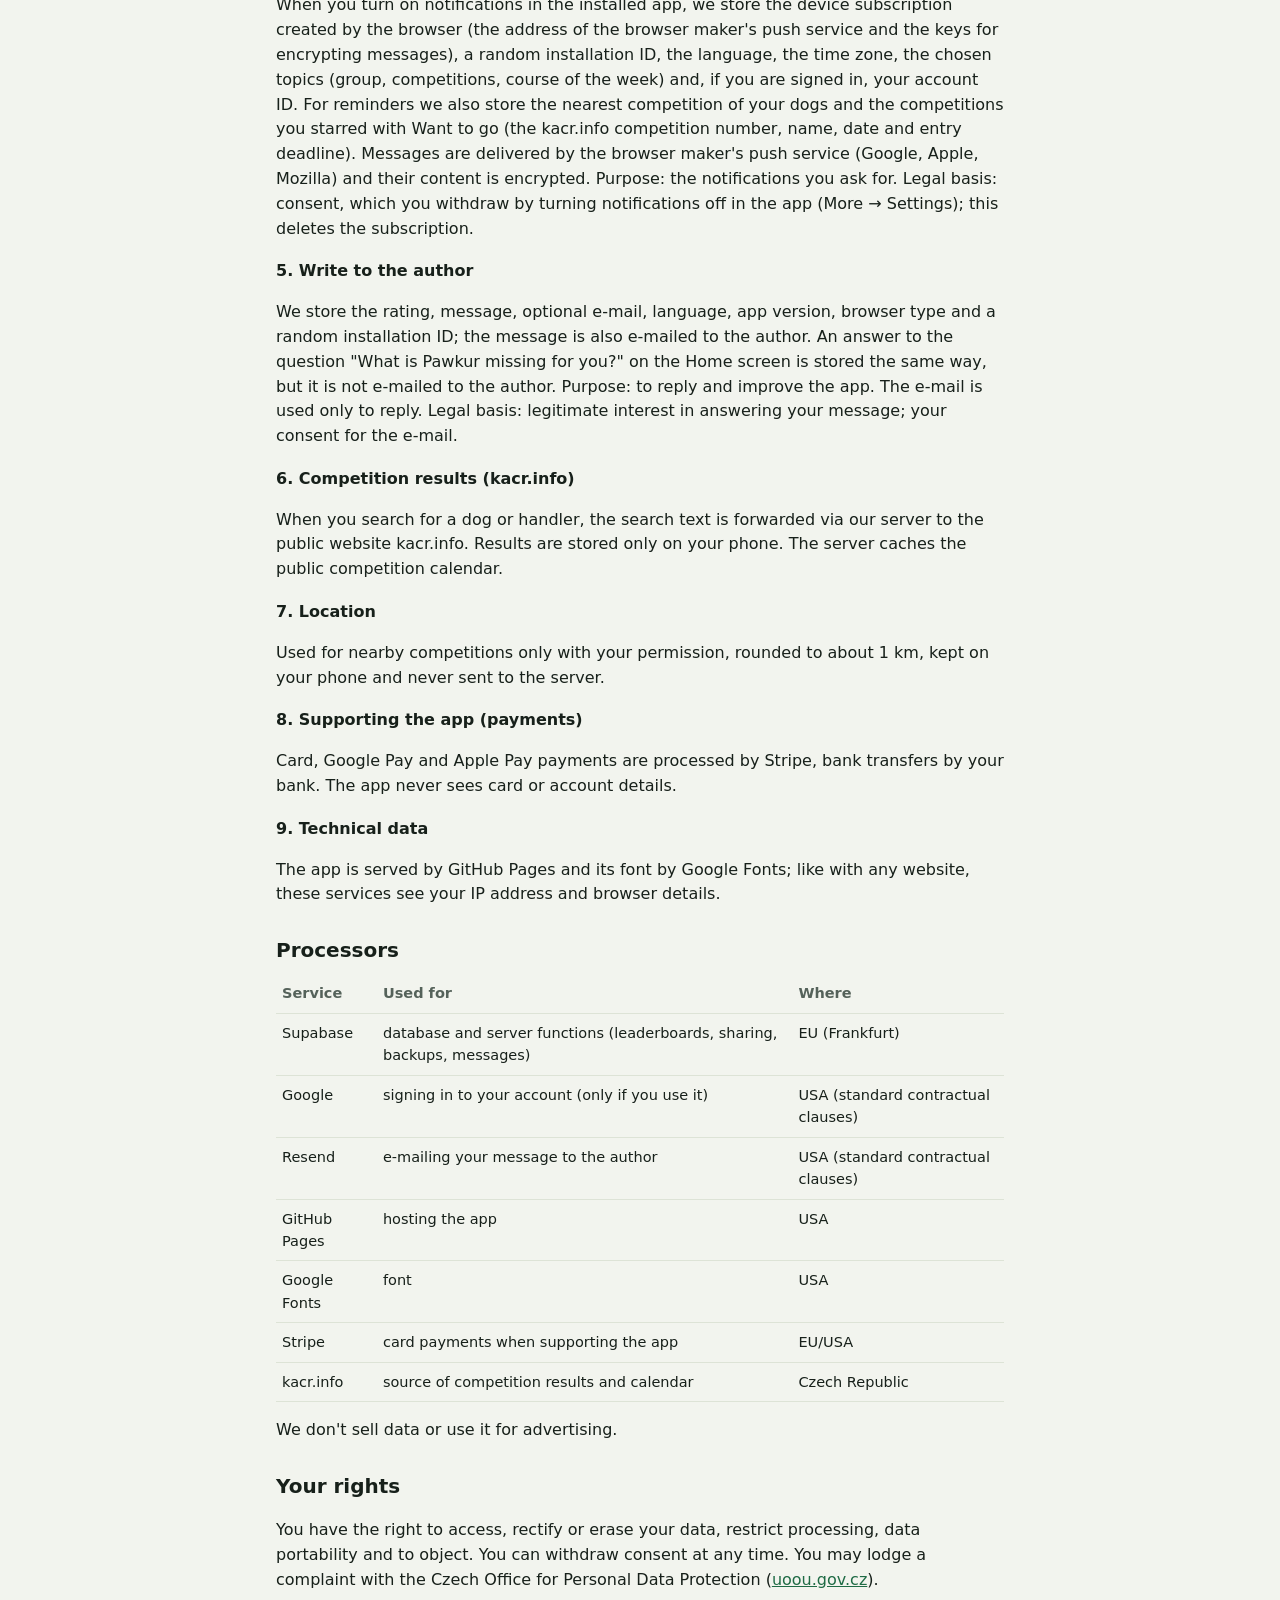
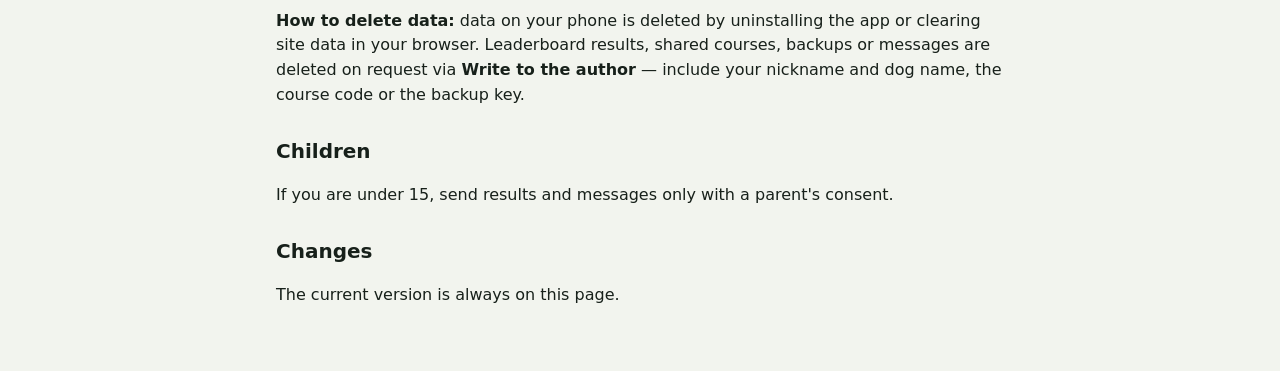
<file: privacy.html>
<!doctype html>
<html lang="cs">
<head>
<meta charset="utf-8">
<meta name="viewport" content="width=device-width,initial-scale=1">
<title>Zásady ochrany osobních údajů – Pawkur</title>
<meta name="description" content="Jak aplikace Pawkur zachází s osobními údaji. Privacy policy of the Pawkur app.">
<link rel="icon" type="image/png" href="icon-192.png">
<style>
:root{--bg:#f2f4ee; --surface:#fff; --text:#17201a; --muted:#55625a; --accent:#1f6b45; --border:#dde3d6; color-scheme:light dark;}
@media (prefers-color-scheme:dark){:root{--bg:#0f1411; --surface:#182019; --text:#e5ebe2; --muted:#a6b3a6; --accent:#5fb487; --border:#2c3a2e;}}
*{box-sizing:border-box;}
body{margin:0; background:var(--bg); color:var(--text); font:16px/1.55 system-ui,-apple-system,"Segoe UI",Roboto,sans-serif;}
main{max-width:760px; margin:0 auto; padding:20px 16px 48px;}
header{display:flex; align-items:center; gap:12px; margin-bottom:8px;}
header img{width:48px; height:48px; border-radius:12px;}
h1{font-size:26px; line-height:1.2; margin:0;}
h2{font-size:20px; margin:28px 0 8px;}
h3{font-size:16px; margin:18px 0 4px;}
p,li{color:var(--text);} .muted{color:var(--muted);}
a{color:var(--accent);}
.box{background:var(--surface); border:1px solid var(--border); border-radius:16px; padding:14px 16px; margin:14px 0;}
nav.lang{display:flex; gap:8px; margin:6px 0 4px;}
nav.lang a{display:inline-block; padding:6px 14px; border:1px solid var(--border); border-radius:999px; text-decoration:none; background:var(--surface);}
table{width:100%; border-collapse:collapse; font-size:14.5px;}
th,td{text-align:left; vertical-align:top; padding:8px 6px; border-bottom:1px solid var(--border);}
th{color:var(--muted); font-weight:600;}
hr{border:0; border-top:1px solid var(--border); margin:40px 0;}
</style>
</head>
<body>
<main>
<header><img src="icon-192.png" alt=""><h1>Zásady ochrany osobních údajů</h1></header>
<nav class="lang"><a href="#cs">Česky</a><a href="#en" lang="en">English</a></nav>

<section id="cs">
<p class="muted">Aplikace Pawkur · platné od 5. 10. 2026, upraveno 10. 10. 2026</p>
<div class="box">
<b>Stručně:</b> Pawkur funguje bez registrace a bez reklam. Parkury, psi, běhy, deník i nastavení zůstávají jen ve tvém telefonu, pokud se nepřihlásíš k účtu.
Na server odchází jen to, co sám odešleš (výsledek do žebříčku, sdílený parkur, záloha, zpráva autorovi). Nepoužíváme sledovací cookies ani reklamní analytiku, jen anonymní počty otevření a použití aplikace (viz 4c).
</div>

<h2>Kdo údaje zpracovává</h2>
<p>Správcem je autor aplikace Pawkur. Napsat mu můžeš přímo z aplikace: <b>Více → Napsat autorovi</b>. Na tento kontakt posílej i žádosti o výmaz nebo přístup k údajům.</p>

<h2>Co zpracováváme a proč</h2>
<h3>1. Data v telefonu</h3>
<p>Parkury, psi, běhy, deník, nastavení a poloha pro Závody poblíž se ukládají jen v úložišti prohlížeče ve tvém zařízení. Autor k nim nemá přístup.</p>

<h3>2. Žebříčky (Parkur týdne, Zahrada týdne, Zahradní liga)</h3>
<p>Když výsledek odešleš do žebříčku, uložíme: přezdívku psovoda, jméno a velikost psa, třídu, čas, trestné body, délku trati a náhodný identifikátor instalace (není z něj poznat, kdo jsi). <b>Přezdívka a jméno psa jsou v žebříčku vidět pro ostatní uživatele.</b>
Účel: sestavit žebříček a ligu. Základ: tvůj souhlas, který dáváš odesláním výsledku. Uchováváme po dobu provozu žebříčků; na požádání výsledky smažeme.</p>

<h3>3. Sdílení parkuru kódem</h3>
<p>Uložíme název parkuru, třídu, nepovinně jméno autora parkuru a rozmístění překážek, a polohu kolbiště, jen když ji při sdílení necháš zaškrtnutou (viz 4d). Kdo zná kód, parkur si načte.</p>

<h3>4. Záloha v cloudu</h3>
<p>Záloha obsahuje data aplikace (parkury, psi, běhy, deník) a ukládá se pod náhodným klíčem. Kdo zná klíč, zálohu načte, proto ho nikomu nedávej. Klíč nijak nespojujeme s tvou osobou.</p>

<h3>4b. Účet a synchronizace (přihlášení přes Google)</h3>
<p>Přihlášení je dobrovolné. Když se přihlásíš přes Google, uložíme e-mail, jméno z účtu Google a identifikátor účtu. K účtu se ukládají data aplikace (parkury, psi, běhy, deník, výsledky z kacr.info a nastavení), aby byla stejná na všech tvých zařízeních.
Účel: synchronizace a obnova dat. Základ: plnění služby, o kterou žádáš přihlášením. Data uchováváme, dokud účet používáš; smažeš je v aplikaci tlačítkem <b>Více → Účet → Smazat data z účtu</b>, zrušení celého účtu vyřídíme na požádání.</p>

<h3>4c. Anonymní návštěvnost</h3>
<p>Jednou denně aplikace pošle náhodné číslo instalace (stejné jako u žebříčků), datum, jestli běží z ikony na ploše, jazyk, druh zařízení (Android, iPhone, počítač), jestli je otevřená ve vestavěném prohlížeči jiné aplikace (Facebook a podobně), jestli se ukázala a přijala nabídka instalace, počet chyb v aplikaci s poslední chybovou hláškou bez adres a časové pásmo telefonu (například Europe/Prague, říká jen zemi). Během dne k tomu průběžně posílá počty, kolikrát se ten den použily hlavní části aplikace (například otevřený parkur, 3D, uložený běh, plánek z fotky, úprava plánu, volba na konci průvodce), kolik sekund byla aplikace na obrazovce a na které obrazovce se naposledy zavřela. Neposílá jméno, žádný text, IP adresu ani polohu. Účel: vědět, kolik lidí aplikaci používá, odkud jsou, co v ní používají a kde aplikace nefunguje nebo kde lidé odcházejí. Základ: oprávněný zájem. Uchováváme nejvýš 14 měsíců.</p>

<h3>4d. Kolbiště podle GPS</h3>
<p>Když si v Plánu → Nástroje → Kolbiště uložíš polohu kolbiště, aplikace ji změří z GPS telefonu a uloží do tvého zařízení (název, střed, rozměr, natočení a přiřazený parkur). Tvoje aktuální poloha pro navigaci ke kolbišti se nikam neposílá. Na server se poloha kolbiště dostane jen ve dvou případech: když uložíš zálohu do cloudu (Více → Záloha), nebo když sdílíš parkur kódem (Plán → Sdílet) a necháš zaškrtnuté Přidat polohu kolbiště. Ke kódu se pak uloží název kolbiště a závodiště, střed, rozměr a natočení (bez přesnosti měření a času) a uvidí je každý, kdo kód zná. Do galerie parkurů a skupinám se poloha kolbiště neposílá nikdy: zveřejnění v galerii použije kód bez kolbiště. Plán závodiště (GeoJSON, KML) se čte jen v zařízení. Když klepneš na odkaz Mapy.cz, Google Mapy nebo Apple Mapy, předají se souřadnice kolbiště té mapové službě.</p>

<h3>4e. Skupiny a společné tréninky</h3>
<p>Skupiny jsou pro přihlášené. Kdo dostane odkaz nebo kód skupiny, uvidí i bez přihlášení název skupiny, počet členů a parkury poslané skupině (bez jmen členů, autorů parkurů, poznámek a běhů). Ve skupině vidí ostatní členové tvoje jméno ve skupině (z účtu Google, jde přepsat), parkury, které skupině pošleš, tvoje běhy v žebříčku parkuru skupiny (pes, velikost, čas, trestné body) a u tréninků kdy a kde trénink je, kdo ho vypsal, poznámku a kdo napsal Přijdu. Účel: společný trénink skupiny. Základ: plnění služby, o kterou žádáš přidáním do skupiny. Tréninky mažeme 60 dní po konání, skupinu se vším obsahem smaže její zakladatel; když ze skupiny odejdeš, tvoje běhy v žebříčcích zůstanou.</p>

<h3>4f. Upozornění na telefon</h3>
<p>Když si v nainstalované aplikaci zapneš upozornění, uložíme odběr zařízení, který vytvořil prohlížeč (adresa služby výrobce prohlížeče a klíče k šifrování zpráv), náhodné číslo instalace, jazyk, časové pásmo, vybraná témata (skupina, závody, parkur týdne) a u přihlášených identifikátor účtu. Kvůli připomenutím k tomu ukládáme nejbližší závod tvých psů a závody s hvězdičkou Chci jet (číslo závodu z kacr.info, název, den a uzávěrka přihlášek). Zprávy doručuje služba výrobce prohlížeče (Google, Apple, Mozilla), obsah je šifrovaný. Účel: upozornění, o která žádáš. Základ: souhlas, odvoláš ho vypnutím upozornění v aplikaci (Více → Nastavení), tím se odběr smaže.</p>

<h3>5. Napsat autorovi</h3>
<p>Uložíme hodnocení, text zprávy, nepovinný e-mail, jazyk, verzi aplikace, typ prohlížeče a náhodný identifikátor instalace. Zpráva se zároveň pošle e-mailem autorovi. Odpověď na otázku „Co ti v Pawkuru chybí?“ na úvodní obrazovce se uloží stejně, jen se autorovi neposílá e-mailem.
Účel: odpovědět ti a zlepšovat aplikaci. E-mail použijeme jen k odpovědi. Základ: oprávněný zájem odpovědět na tvou zprávu, u e-mailu tvůj souhlas.</p>

<h3>6. Výsledky ze závodů (kacr.info)</h3>
<p>Když hledáš psa nebo psovoda, hledaný text se přes náš server pošle na veřejný web kacr.info. Nalezené výsledky se ukládají jen v telefonu. Kalendář závodů (veřejná data z kacr.info) si server ukládá do mezipaměti.</p>

<h3>7. Poloha</h3>
<p>Pro Závody poblíž se poloha zjišťuje jen s tvým svolením. Zaokrouhlí se zhruba na 1 km, zůstává v telefonu a na server se neposílá.</p>

<h3>8. Podpora aplikace (platby)</h3>
<p>Platbu kartou, Google Pay nebo Apple Pay zpracovává Stripe, převod tvoje banka. Aplikace údaje o kartě ani o účtu nevidí.</p>

<h3>9. Technické údaje</h3>
<p>Aplikace se načítá z GitHub Pages a písmo z Google Fonts. Tyto služby, stejně jako u každé webové stránky, vidí IP adresu a údaje o prohlížeči.</p>

<h2>Komu údaje předáváme (zpracovatelé)</h2>
<table>
<tr><th>Služba</th><th>Na co</th><th>Kde</th></tr>
<tr><td>Supabase</td><td>databáze a serverové funkce (žebříčky, sdílení, zálohy, zprávy)</td><td>EU (Frankfurt)</td></tr>
<tr><td>Google</td><td>přihlášení k účtu (jen když ho použiješ)</td><td>USA (standardní smluvní doložky)</td></tr>
<tr><td>Resend</td><td>odeslání zprávy autorovi e-mailem</td><td>USA (standardní smluvní doložky)</td></tr>
<tr><td>GitHub Pages</td><td>provoz webu aplikace</td><td>USA</td></tr>
<tr><td>Google Fonts</td><td>písmo</td><td>USA</td></tr>
<tr><td>Stripe</td><td>platby kartou při podpoře</td><td>EU/USA</td></tr>
<tr><td>kacr.info</td><td>zdroj výsledků a kalendáře závodů</td><td>ČR</td></tr>
</table>
<p>Údaje neprodáváme a nepoužíváme je k reklamě.</p>

<h2>Tvoje práva</h2>
<p>Máš právo na přístup ke svým údajům, jejich opravu nebo výmaz, omezení zpracování, přenositelnost a vznést námitku. Souhlas můžeš kdykoli odvolat.
Stížnost můžeš podat u Úřadu pro ochranu osobních údajů (<a href="https://uoou.gov.cz" target="_blank" rel="noopener">uoou.gov.cz</a>).</p>
<p><b>Jak údaje smazat:</b> data v telefonu smažeš odinstalováním aplikace nebo vymazáním dat prohlížeče pro tuto stránku. Výsledky v žebříčku, sdílený parkur, zálohu nebo zprávu smažeme na požádání přes <b>Napsat autorovi</b>. Uveď přezdívku a jméno psa, kód parkuru nebo klíč zálohy.</p>

<h2>Děti</h2>
<p>Pokud je ti méně než 15 let, odesílej výsledky a zprávy jen se souhlasem rodiče.</p>

<h2>Změny</h2>
<p>Aktuální znění je vždy na této stránce.</p>
</section>

<hr>

<section id="en" lang="en">
<h1>Privacy policy</h1>
<p class="muted">Pawkur app · effective 5 October 2026, updated 10 October 2026</p>
<div class="box">
<b>In short:</b> Pawkur works without an account and without ads. Courses, dogs, runs, diary and settings stay on your phone only unless you sign in to an account.
Only what you send yourself goes to the server (a result to a leaderboard, a shared course, a backup, a message to the author). We use no tracking cookies or advertising analytics, only anonymous counts of app opens and use (see 4c).
</div>

<h2>Who processes the data</h2>
<p>The controller is the author of Pawkur. You can contact them right from the app: <b>More → Write to the author</b>. Use it for data access or deletion requests too.</p>

<h2>What we process and why</h2>
<h3>1. Data on your phone</h3>
<p>Courses, dogs, runs, diary, settings and the location for nearby competitions are stored only in your browser storage on your device. The author has no access to them.</p>
<h3>2. Leaderboards (Course of the week, Garden of the week, Garden league)</h3>
<p>When you send a result we store your handler nickname, the dog's name and size, class, time, faults, course length and a random installation ID (it doesn't identify you). <b>Nickname and dog name are visible to other users in the leaderboard.</b>
Purpose: leaderboards and the league. Legal basis: your consent given by sending the result. Kept while the leaderboards run; deleted on request.</p>
<h3>3. Sharing a course by code</h3>
<p>We store the course name, class, optionally the course author's name and the obstacle layout, and the ring location only if you leave it ticked when sharing (see 4d). Anyone with the code can load the course.</p>
<h3>4. Cloud backup</h3>
<p>The backup contains your app data (courses, dogs, runs, diary) under a random key. Anyone with the key can load the backup, so keep it private. The key is not linked to your identity.</p>
<h3>4b. Account and sync (Sign in with Google)</h3>
<p>Signing in is optional. When you sign in with Google we store your e-mail, the name from your Google account and an account ID. The app data (courses, dogs, runs, diary, kacr.info results and settings) is stored with the account so it is the same on all your devices.
Purpose: syncing and restoring your data. Legal basis: providing the service you request by signing in. Kept while you use the account; delete it in the app with <b>More → Account → Delete data from account</b>; we delete the whole account on request.</p>
<h3>4c. Anonymous usage counts</h3>
<p>Once a day the app sends a random installation ID (the same as for leaderboards), the date, whether it runs from the home screen icon, the language, the device type (Android, iPhone, computer), whether it is open inside another app's built-in browser (Facebook and similar), whether the install offer was shown and accepted, the number of app errors with the last error message without addresses, and the phone's time zone (for example Europe/Prague, which only tells the country). During the day it also sends counts of how many times the main parts of the app were used that day (for example an opened course, 3D, a saved run, a course map from a photo, a plan edit, the choice at the end of the welcome guide), how many seconds the app was on screen and on which screen it was last closed. No name, no text, IP address or location. Purpose: knowing how many people use the app, where they are from, what they use and where the app does not work or where people leave. Legal basis: legitimate interest. Kept for at most 14 months.</p>
<h3>4d. Rings by GPS</h3>
<p>When you save a ring location in Plan → Tools → Ring, the app measures it with the phone's GPS and stores it on your device (name, centre, size, orientation and the assigned course). Your current location used to guide you to the ring is not sent anywhere. A ring location reaches the server only in two cases: when you save a cloud backup (More → Backup), or when you share a course by code (Plan → Share) with Add the ring location ticked. The code then stores the ring and venue name, centre, size and orientation (without the measurement accuracy or time), and anyone with the code can see them. Ring locations are never sent to the course gallery or to groups: publishing in the gallery uses a code without the ring. A venue plan file (GeoJSON, KML) is read only on the device. If you tap the Mapy.cz, Google Maps or Apple Maps link, the ring coordinates are passed to that map service.</p>
<h3>4e. Groups and group trainings</h3>
<p>Groups are for signed-in users. Anyone who receives a group link or code can see, without signing in, the group name, the number of members and the courses sent to the group (without member names, course authors, notes or runs). Other members of a group see your name in the group (from your Google account, you can change it), courses you send to the group, your runs on the group course leaderboard (dog, size, time, faults) and, for trainings, when and where the training is, who scheduled it, the note and who answered Going. Purpose: training together as a group. Legal basis: providing the service you request by joining a group. Trainings are deleted 60 days after they take place; the group founder deletes the group with all its content; if you leave a group, your runs stay on its leaderboards.</p>
<h3>4f. Phone notifications</h3>
<p>When you turn on notifications in the installed app, we store the device subscription created by the browser (the address of the browser maker's push service and the keys for encrypting messages), a random installation ID, the language, the time zone, the chosen topics (group, competitions, course of the week) and, if you are signed in, your account ID. For reminders we also store the nearest competition of your dogs and the competitions you starred with Want to go (the kacr.info competition number, name, date and entry deadline). Messages are delivered by the browser maker's push service (Google, Apple, Mozilla) and their content is encrypted. Purpose: the notifications you ask for. Legal basis: consent, which you withdraw by turning notifications off in the app (More → Settings); this deletes the subscription.</p>
<h3>5. Write to the author</h3>
<p>We store the rating, message, optional e-mail, language, app version, browser type and a random installation ID; the message is also e-mailed to the author. An answer to the question "What is Pawkur missing for you?" on the Home screen is stored the same way, but it is not e-mailed to the author.
Purpose: to reply and improve the app. The e-mail is used only to reply. Legal basis: legitimate interest in answering your message; your consent for the e-mail.</p>
<h3>6. Competition results (kacr.info)</h3>
<p>When you search for a dog or handler, the search text is forwarded via our server to the public website kacr.info. Results are stored only on your phone. The server caches the public competition calendar.</p>
<h3>7. Location</h3>
<p>Used for nearby competitions only with your permission, rounded to about 1 km, kept on your phone and never sent to the server.</p>
<h3>8. Supporting the app (payments)</h3>
<p>Card, Google Pay and Apple Pay payments are processed by Stripe, bank transfers by your bank. The app never sees card or account details.</p>
<h3>9. Technical data</h3>
<p>The app is served by GitHub Pages and its font by Google Fonts; like with any website, these services see your IP address and browser details.</p>

<h2>Processors</h2>
<table>
<tr><th>Service</th><th>Used for</th><th>Where</th></tr>
<tr><td>Supabase</td><td>database and server functions (leaderboards, sharing, backups, messages)</td><td>EU (Frankfurt)</td></tr>
<tr><td>Google</td><td>signing in to your account (only if you use it)</td><td>USA (standard contractual clauses)</td></tr>
<tr><td>Resend</td><td>e-mailing your message to the author</td><td>USA (standard contractual clauses)</td></tr>
<tr><td>GitHub Pages</td><td>hosting the app</td><td>USA</td></tr>
<tr><td>Google Fonts</td><td>font</td><td>USA</td></tr>
<tr><td>Stripe</td><td>card payments when supporting the app</td><td>EU/USA</td></tr>
<tr><td>kacr.info</td><td>source of competition results and calendar</td><td>Czech Republic</td></tr>
</table>
<p>We don't sell data or use it for advertising.</p>

<h2>Your rights</h2>
<p>You have the right to access, rectify or erase your data, restrict processing, data portability and to object. You can withdraw consent at any time.
You may lodge a complaint with the Czech Office for Personal Data Protection (<a href="https://uoou.gov.cz" target="_blank" rel="noopener">uoou.gov.cz</a>).</p>
<p><b>How to delete data:</b> data on your phone is deleted by uninstalling the app or clearing site data in your browser. Leaderboard results, shared courses, backups or messages are deleted on request via <b>Write to the author</b> — include your nickname and dog name, the course code or the backup key.</p>

<h2>Children</h2>
<p>If you are under 15, send results and messages only with a parent's consent.</p>

<h2>Changes</h2>
<p>The current version is always on this page.</p>
</section>
</main>
</body>
</html>
</file>
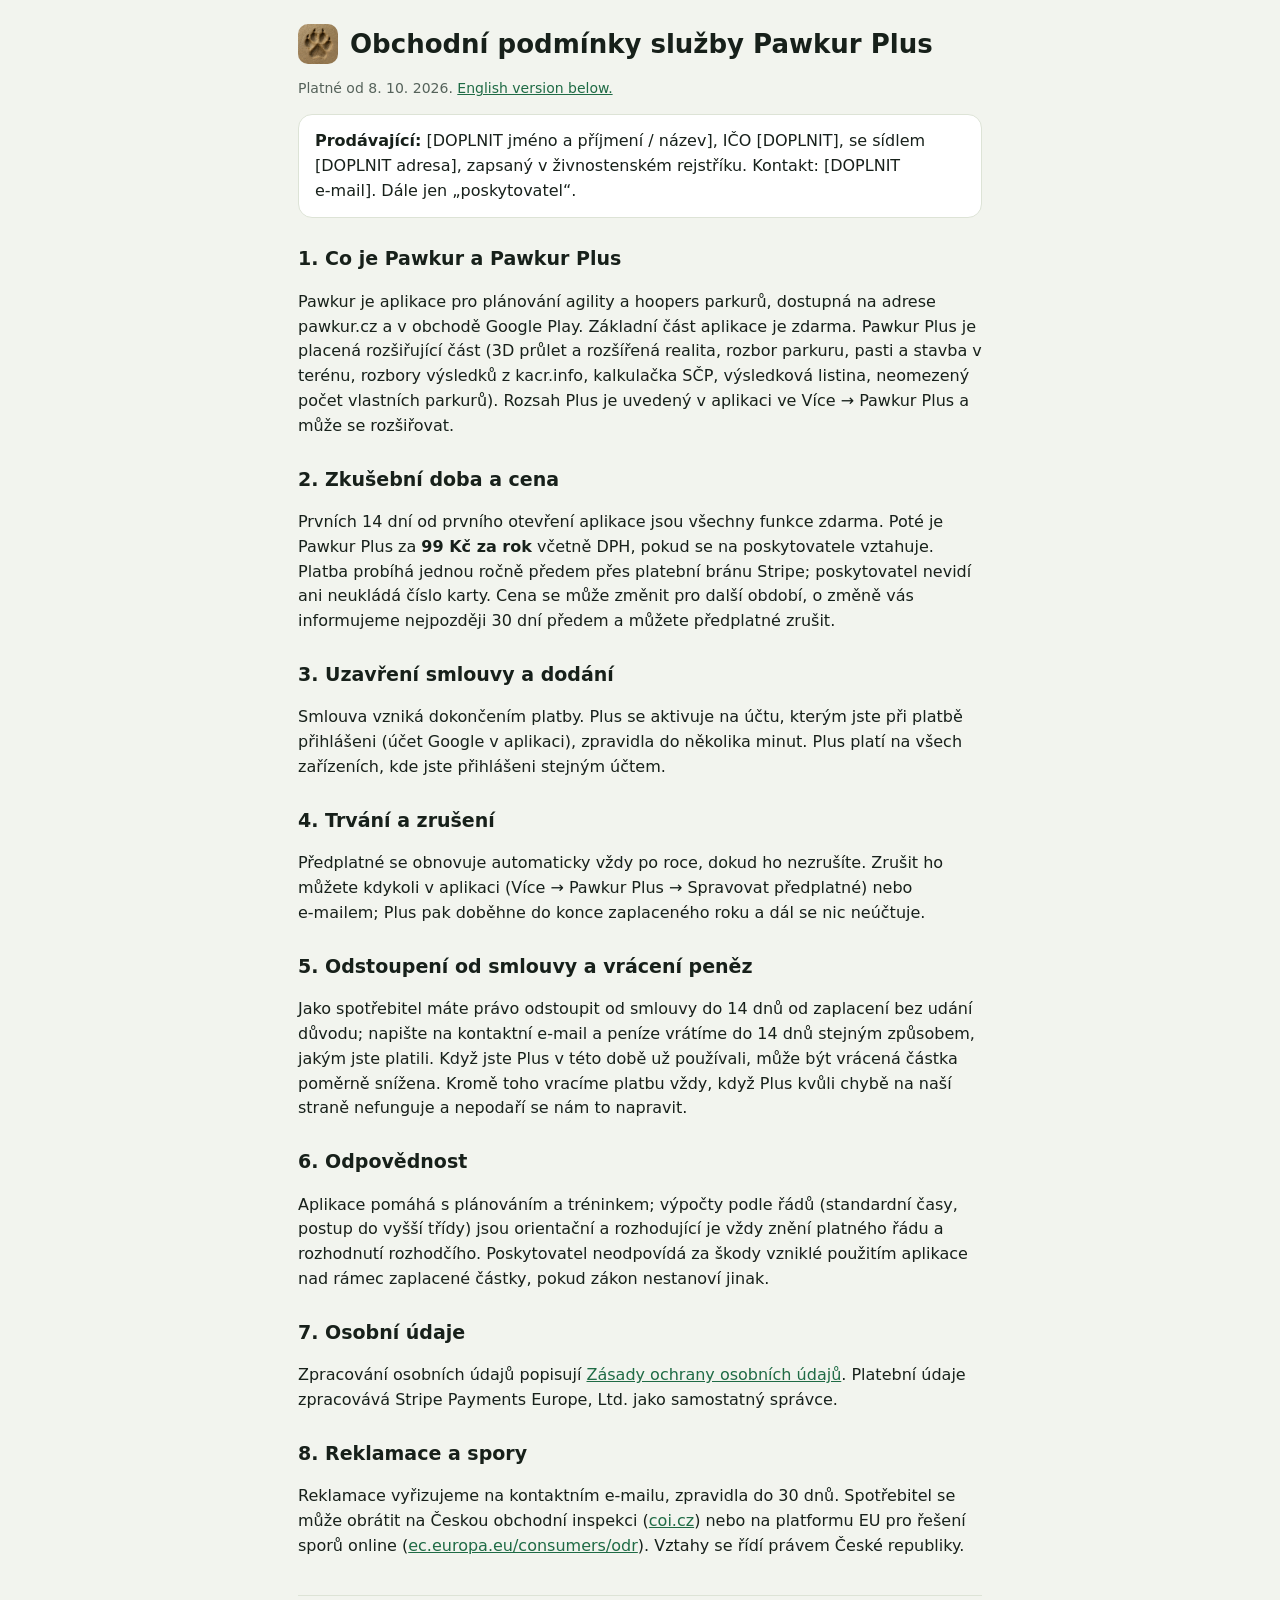
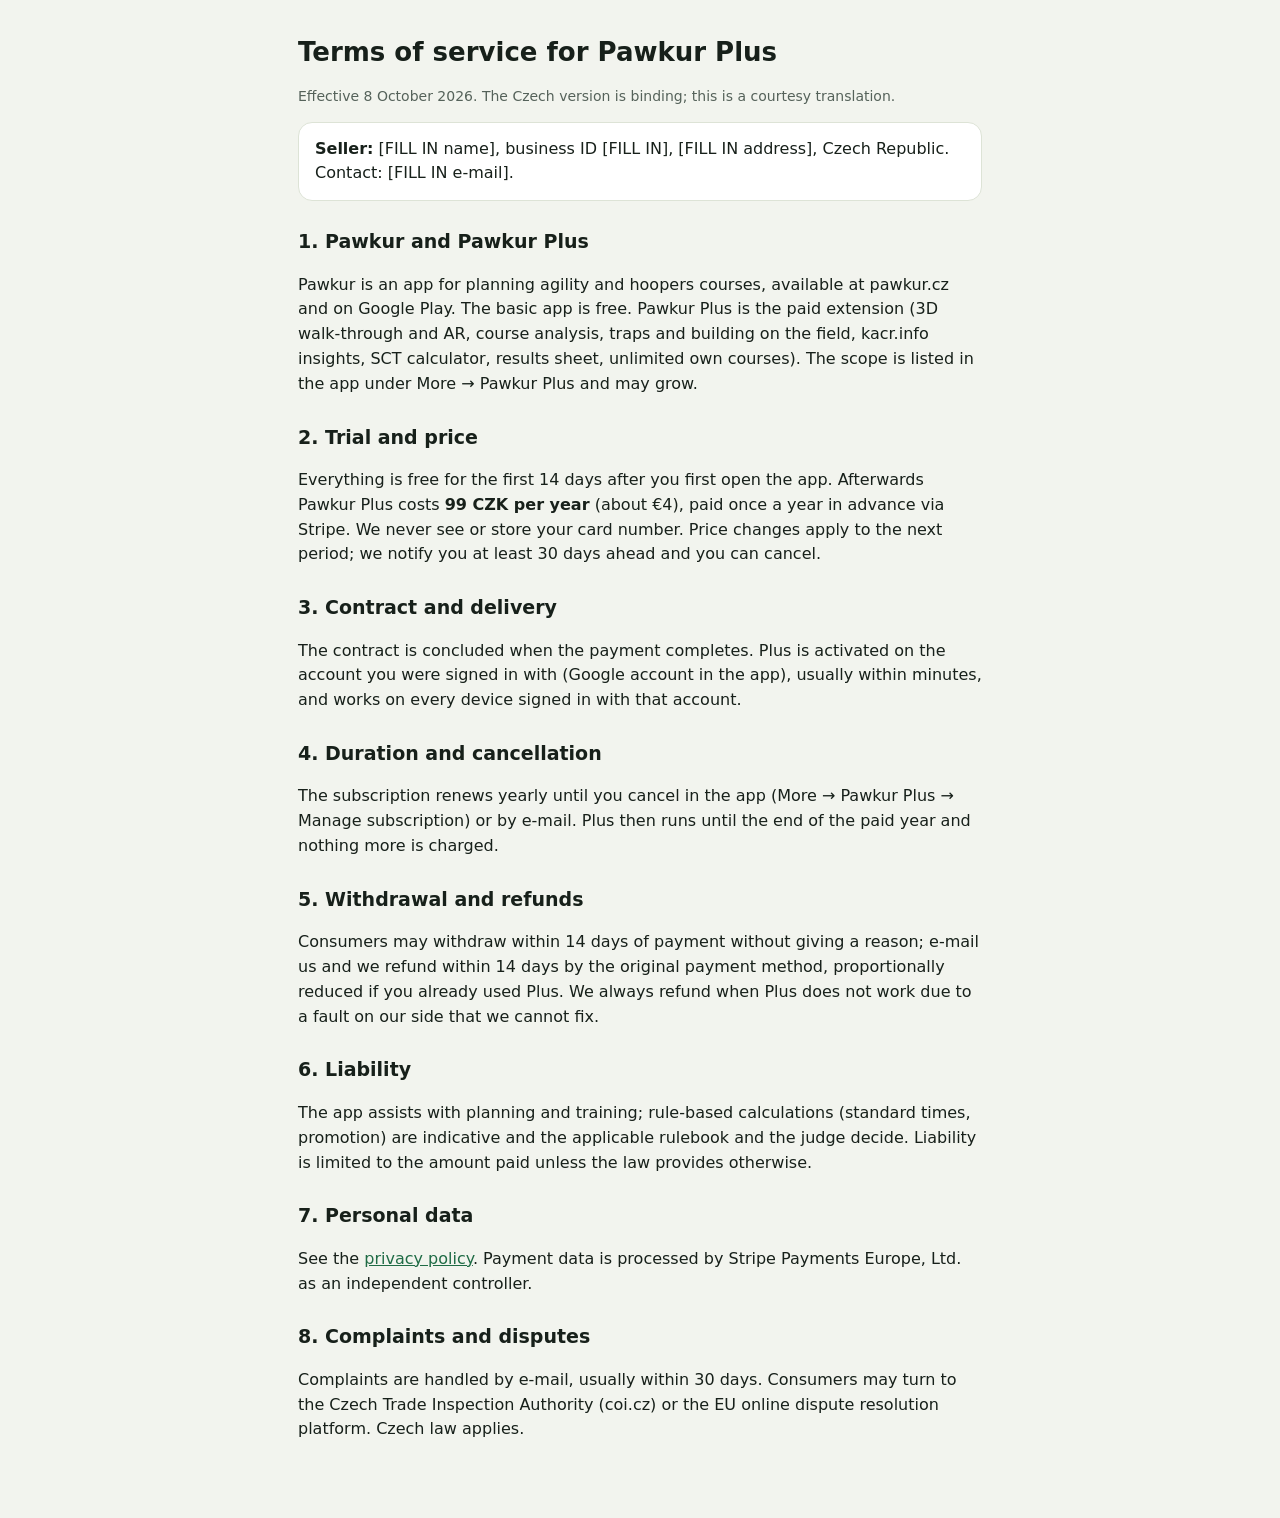
<file: terms.html>
<!doctype html>
<html lang="cs">
<head>
<meta charset="utf-8">
<meta name="viewport" content="width=device-width,initial-scale=1">
<title>Obchodní podmínky – Pawkur</title>
<meta name="description" content="Obchodní podmínky služby Pawkur Plus. Terms of service for Pawkur Plus.">
<link rel="icon" type="image/png" href="icon-192.png">
<style>
:root{--bg:#f2f4ee; --surface:#fff; --text:#17201a; --muted:#55625a; --accent:#1f6b45; --border:#dde3d6; color-scheme:light dark;}
@media (prefers-color-scheme:dark){:root{--bg:#0f1411; --surface:#182019; --text:#e5ebe2; --muted:#a6b3a6; --accent:#5fb487; --border:#2c3a2e;}}
*{box-sizing:border-box;} body{margin:0; background:var(--bg); color:var(--text); font:16px/1.55 system-ui,-apple-system,'Segoe UI',Roboto,sans-serif;}
main{max-width:720px; margin:0 auto; padding:24px 18px 60px;} header{display:flex; align-items:center; gap:12px; margin-bottom:8px;} header img{width:40px; height:40px; border-radius:10px;}
h1{font-size:26px; margin:0;} h2{font-size:19px; margin:26px 0 6px;} p,li{color:var(--text);} .muted{color:var(--muted); font-size:14px;} a{color:var(--accent);}
.box{background:var(--surface); border:1px solid var(--border); border-radius:14px; padding:14px 16px; margin:12px 0;} hr{border:0; border-top:1px solid var(--border); margin:36px 0;}
</style>
</head>
<body>
<main>
<header><img src="icon-192.png" alt=""><h1>Obchodní podmínky služby Pawkur Plus</h1></header>
<p class="muted">Platné od 8. 10. 2026. <a href="#en">English version below.</a></p>

<div class="box"><b>Prodávající:</b> [DOPLNIT jméno a příjmení / název], IČO [DOPLNIT], se sídlem [DOPLNIT adresa], zapsaný v živnostenském rejstříku. Kontakt: [DOPLNIT e‑mail]. Dále jen „poskytovatel“.</div>

<h2>1. Co je Pawkur a Pawkur Plus</h2>
<p>Pawkur je aplikace pro plánování agility a hoopers parkurů, dostupná na adrese pawkur.cz a v obchodě Google Play. Základní část aplikace je zdarma. Pawkur Plus je placená rozšiřující část (3D průlet a rozšířená realita, rozbor parkuru, pasti a stavba v terénu, rozbory výsledků z kacr.info, kalkulačka SČP, výsledková listina, neomezený počet vlastních parkurů). Rozsah Plus je uvedený v aplikaci ve Více → Pawkur Plus a může se rozšiřovat.</p>

<h2>2. Zkušební doba a cena</h2>
<p>Prvních 14 dní od prvního otevření aplikace jsou všechny funkce zdarma. Poté je Pawkur Plus za <b>99 Kč za rok</b> včetně DPH, pokud se na poskytovatele vztahuje. Platba probíhá jednou ročně předem přes platební bránu Stripe; poskytovatel nevidí ani neukládá číslo karty. Cena se může změnit pro další období, o změně vás informujeme nejpozději 30 dní předem a můžete předplatné zrušit.</p>

<h2>3. Uzavření smlouvy a dodání</h2>
<p>Smlouva vzniká dokončením platby. Plus se aktivuje na účtu, kterým jste při platbě přihlášeni (účet Google v aplikaci), zpravidla do několika minut. Plus platí na všech zařízeních, kde jste přihlášeni stejným účtem.</p>

<h2>4. Trvání a zrušení</h2>
<p>Předplatné se obnovuje automaticky vždy po roce, dokud ho nezrušíte. Zrušit ho můžete kdykoli v aplikaci (Více → Pawkur Plus → Spravovat předplatné) nebo e‑mailem; Plus pak doběhne do konce zaplaceného roku a dál se nic neúčtuje.</p>

<h2>5. Odstoupení od smlouvy a vrácení peněz</h2>
<p>Jako spotřebitel máte právo odstoupit od smlouvy do 14 dnů od zaplacení bez udání důvodu; napište na kontaktní e‑mail a peníze vrátíme do 14 dnů stejným způsobem, jakým jste platili. Když jste Plus v této době už používali, může být vrácená částka poměrně snížena. Kromě toho vracíme platbu vždy, když Plus kvůli chybě na naší straně nefunguje a nepodaří se nám to napravit.</p>

<h2>6. Odpovědnost</h2>
<p>Aplikace pomáhá s plánováním a tréninkem; výpočty podle řádů (standardní časy, postup do vyšší třídy) jsou orientační a rozhodující je vždy znění platného řádu a rozhodnutí rozhodčího. Poskytovatel neodpovídá za škody vzniklé použitím aplikace nad rámec zaplacené částky, pokud zákon nestanoví jinak.</p>

<h2>7. Osobní údaje</h2>
<p>Zpracování osobních údajů popisují <a href="privacy.html">Zásady ochrany osobních údajů</a>. Platební údaje zpracovává Stripe Payments Europe, Ltd. jako samostatný správce.</p>

<h2>8. Reklamace a spory</h2>
<p>Reklamace vyřizujeme na kontaktním e‑mailu, zpravidla do 30 dnů. Spotřebitel se může obrátit na Českou obchodní inspekci (<a href="https://www.coi.cz" rel="noopener">coi.cz</a>) nebo na platformu EU pro řešení sporů online (<a href="https://ec.europa.eu/consumers/odr" rel="noopener">ec.europa.eu/consumers/odr</a>). Vztahy se řídí právem České republiky.</p>

<hr>
<h1 id="en">Terms of service for Pawkur Plus</h1>
<p class="muted">Effective 8 October 2026. The Czech version is binding; this is a courtesy translation.</p>
<div class="box"><b>Seller:</b> [FILL IN name], business ID [FILL IN], [FILL IN address], Czech Republic. Contact: [FILL IN e‑mail].</div>
<h2>1. Pawkur and Pawkur Plus</h2>
<p>Pawkur is an app for planning agility and hoopers courses, available at pawkur.cz and on Google Play. The basic app is free. Pawkur Plus is the paid extension (3D walk-through and AR, course analysis, traps and building on the field, kacr.info insights, SCT calculator, results sheet, unlimited own courses). The scope is listed in the app under More → Pawkur Plus and may grow.</p>
<h2>2. Trial and price</h2>
<p>Everything is free for the first 14 days after you first open the app. Afterwards Pawkur Plus costs <b>99 CZK per year</b> (about €4), paid once a year in advance via Stripe. We never see or store your card number. Price changes apply to the next period; we notify you at least 30 days ahead and you can cancel.</p>
<h2>3. Contract and delivery</h2>
<p>The contract is concluded when the payment completes. Plus is activated on the account you were signed in with (Google account in the app), usually within minutes, and works on every device signed in with that account.</p>
<h2>4. Duration and cancellation</h2>
<p>The subscription renews yearly until you cancel in the app (More → Pawkur Plus → Manage subscription) or by e‑mail. Plus then runs until the end of the paid year and nothing more is charged.</p>
<h2>5. Withdrawal and refunds</h2>
<p>Consumers may withdraw within 14 days of payment without giving a reason; e‑mail us and we refund within 14 days by the original payment method, proportionally reduced if you already used Plus. We always refund when Plus does not work due to a fault on our side that we cannot fix.</p>
<h2>6. Liability</h2>
<p>The app assists with planning and training; rule-based calculations (standard times, promotion) are indicative and the applicable rulebook and the judge decide. Liability is limited to the amount paid unless the law provides otherwise.</p>
<h2>7. Personal data</h2>
<p>See the <a href="privacy.html">privacy policy</a>. Payment data is processed by Stripe Payments Europe, Ltd. as an independent controller.</p>
<h2>8. Complaints and disputes</h2>
<p>Complaints are handled by e‑mail, usually within 30 days. Consumers may turn to the Czech Trade Inspection Authority (coi.cz) or the EU online dispute resolution platform. Czech law applies.</p>
</main>
</body>
</html>
</file>
